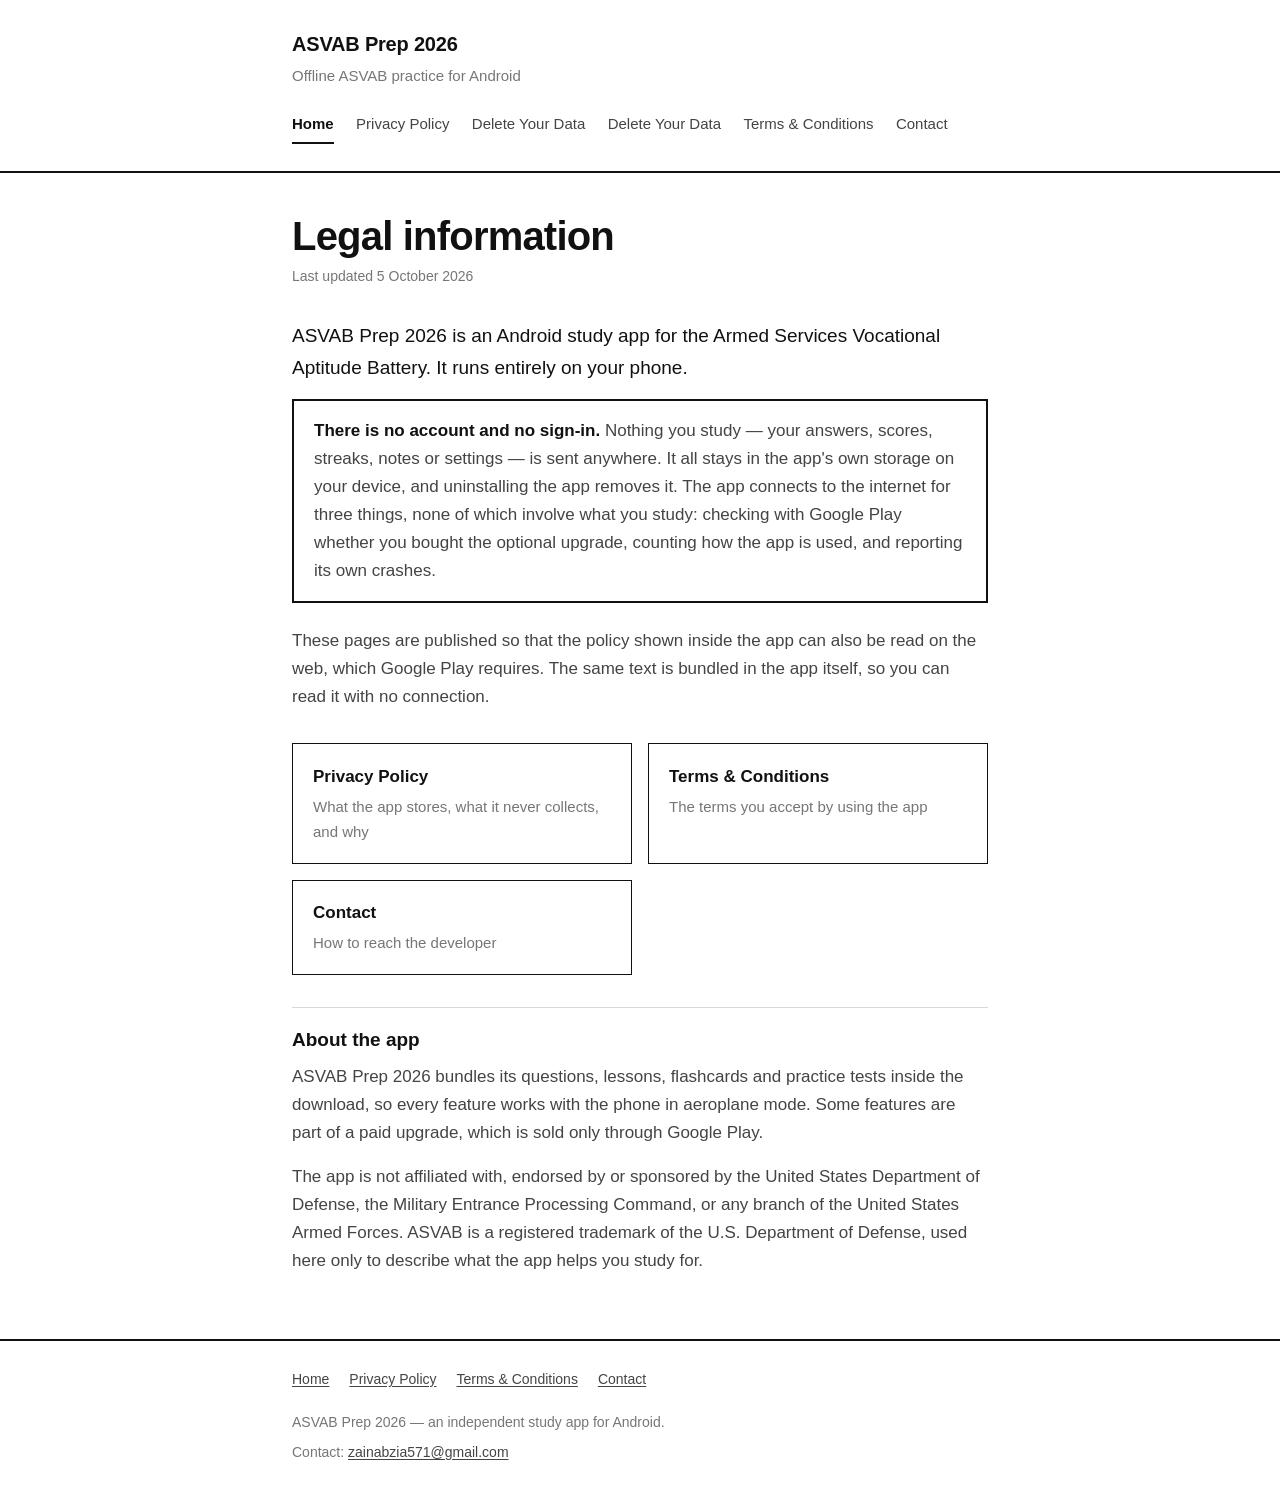
<file: index.html>
<!DOCTYPE html>
<html lang="en">
  <head>
    <meta charset="utf-8" />
    <meta name="viewport" content="width=device-width, initial-scale=1" />
    <title>ASVAB Prep 2026 — Legal</title>
    <meta
      name="description"
      content="Privacy policy, terms and contact details for the ASVAB Prep 2026 Android app."
    />
    <link rel="stylesheet" href="style.css" />
  </head>
  <body>
    <header class="masthead">
      <div class="wrap">
        <a class="wordmark" href="index.html">ASVAB Prep 2026</a>
        <p class="tagline">Offline ASVAB practice for Android</p>
        <nav aria-label="Pages">
          <ul>
            <li><a href="index.html" aria-current="page">Home</a></li>
            <li><a href="privacy.html">Privacy Policy</a></li>
            <li><a href="delete-data.html">Delete Your Data</a></li>
            <li><a href="delete-data.html">Delete Your Data</a></li>
            <li><a href="terms.html">Terms &amp; Conditions</a></li>
            <li><a href="contact.html">Contact</a></li>
          </ul>
        </nav>
      </div>
    </header>

    <main>
      <div class="wrap">
        <h1>Legal information</h1>
        <p class="updated">Last updated 5 October 2026</p>

        <p class="lead">
          ASVAB Prep 2026 is an Android study app for the Armed Services
          Vocational Aptitude Battery. It runs entirely on your phone.
        </p>

        <div class="callout">
          <p>
            <strong>There is no account and no sign-in.</strong> Nothing you
            study — your answers, scores, streaks, notes or settings — is sent
            anywhere. It all stays in the app's own storage on your device, and
            uninstalling the app removes it. The app connects to the internet
            for three things, none of which involve what you study: checking
            with Google Play whether you bought the optional upgrade, counting
            how the app is used, and reporting its own crashes.
          </p>
        </div>

        <p>
          These pages are published so that the policy shown inside the app can
          also be read on the web, which Google Play requires. The same text is
          bundled in the app itself, so you can read it with no connection.
        </p>

        <ul class="cards">
          <li>
            <a href="privacy.html">
              <strong>Privacy Policy</strong>
              <span>What the app stores, what it never collects, and why</span>
            </a>
          </li>
          <li>
            <a href="terms.html">
              <strong>Terms &amp; Conditions</strong>
              <span>The terms you accept by using the app</span>
            </a>
          </li>
          <li>
            <a href="contact.html">
              <strong>Contact</strong>
              <span>How to reach the developer</span>
            </a>
          </li>
        </ul>

        <h2>About the app</h2>
        <p>
          ASVAB Prep 2026 bundles its questions, lessons, flashcards and
          practice tests inside the download, so every feature works with the
          phone in aeroplane mode. Some features are part of a paid upgrade,
          which is sold only through Google Play.
        </p>
        <p>
          The app is not affiliated with, endorsed by or sponsored by the United
          States Department of Defense, the Military Entrance Processing
          Command, or any branch of the United States Armed Forces. ASVAB is a
          registered trademark of the U.S. Department of Defense, used here only
          to describe what the app helps you study for.
        </p>
      </div>
    </main>

    <footer>
      <div class="wrap">
        <ul>
          <li><a href="index.html">Home</a></li>
          <li><a href="privacy.html">Privacy Policy</a></li>
          <li><a href="terms.html">Terms &amp; Conditions</a></li>
          <li><a href="contact.html">Contact</a></li>
        </ul>
        <p>ASVAB Prep 2026 — an independent study app for Android.</p>
        <p>
          Contact:
          <a href="mailto:zainabzia571@gmail.com">zainabzia571@gmail.com</a>
        </p>
      </div>
    </footer>
  </body>
</html>
</file>
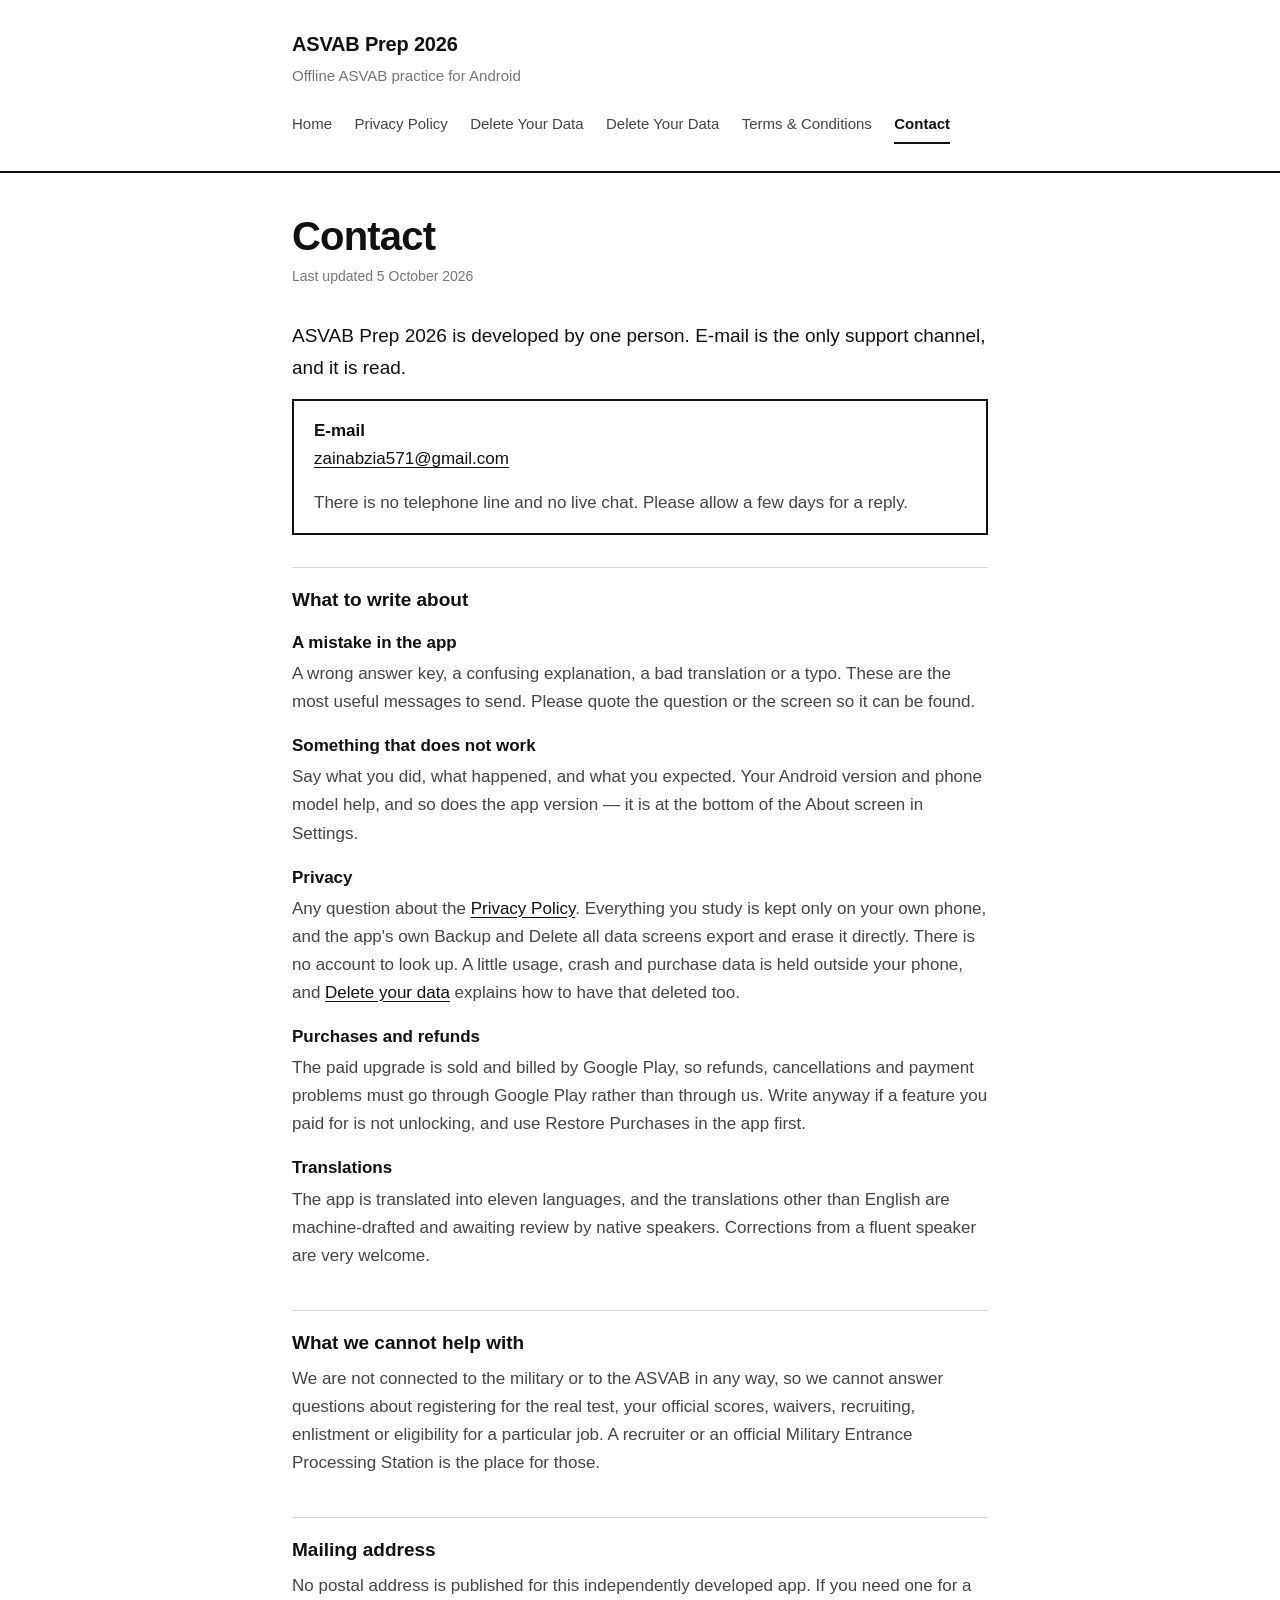
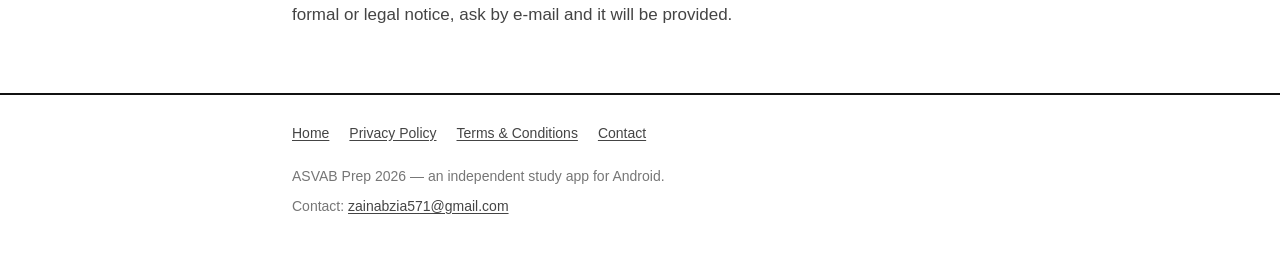
<file: contact.html>
<!DOCTYPE html>
<html lang="en">
  <head>
    <meta charset="utf-8" />
    <meta name="viewport" content="width=device-width, initial-scale=1" />
    <title>Contact — ASVAB Prep 2026</title>
    <meta
      name="description"
      content="How to contact the developer of the ASVAB Prep 2026 Android app."
    />
    <link rel="stylesheet" href="style.css" />
  </head>
  <body>
    <header class="masthead">
      <div class="wrap">
        <a class="wordmark" href="index.html">ASVAB Prep 2026</a>
        <p class="tagline">Offline ASVAB practice for Android</p>
        <nav aria-label="Pages">
          <ul>
            <li><a href="index.html">Home</a></li>
            <li><a href="privacy.html">Privacy Policy</a></li>
            <li><a href="delete-data.html">Delete Your Data</a></li>
            <li><a href="delete-data.html">Delete Your Data</a></li>
            <li><a href="terms.html">Terms &amp; Conditions</a></li>
            <li><a href="contact.html" aria-current="page">Contact</a></li>
          </ul>
        </nav>
      </div>
    </header>

    <main>
      <div class="wrap">
        <h1>Contact</h1>
        <p class="updated">Last updated 5 October 2026</p>

        <p class="lead">
          ASVAB Prep 2026 is developed by one person. E-mail is the only support
          channel, and it is read.
        </p>

        <div class="callout">
          <p>
            <strong>E-mail</strong><br />
            <a href="mailto:zainabzia571@gmail.com">zainabzia571@gmail.com</a>
          </p>
          <p>
            There is no telephone line and no live chat. Please allow a few days
            for a reply.
          </p>
        </div>

        <h2>What to write about</h2>
        <dl>
          <dt>A mistake in the app</dt>
          <dd>
            A wrong answer key, a confusing explanation, a bad translation or a
            typo. These are the most useful messages to send. Please quote the
            question or the screen so it can be found.
          </dd>
          <dt>Something that does not work</dt>
          <dd>
            Say what you did, what happened, and what you expected. Your Android
            version and phone model help, and so does the app version — it is at
            the bottom of the About screen in Settings.
          </dd>
          <dt>Privacy</dt>
          <dd>
            Any question about the <a href="privacy.html">Privacy Policy</a>.
            Everything you study is kept only on your own phone, and the app's
            own Backup and Delete all data screens export and erase it directly.
            There is no account to look up. A little usage, crash and purchase
            data is held outside your phone, and
            <a href="delete-data.html">Delete your data</a> explains how to have
            that deleted too.
          </dd>
          <dt>Purchases and refunds</dt>
          <dd>
            The paid upgrade is sold and billed by Google Play, so refunds,
            cancellations and payment problems must go through Google Play
            rather than through us. Write anyway if a feature you paid for is
            not unlocking, and use Restore Purchases in the app first.
          </dd>
          <dt>Translations</dt>
          <dd>
            The app is translated into eleven languages, and the translations
            other than English are machine-drafted and awaiting review by native
            speakers. Corrections from a fluent speaker are very welcome.
          </dd>
        </dl>

        <h2>What we cannot help with</h2>
        <p>
          We are not connected to the military or to the ASVAB in any way, so we
          cannot answer questions about registering for the real test, your
          official scores, waivers, recruiting, enlistment or eligibility for a
          particular job. A recruiter or an official Military Entrance
          Processing Station is the place for those.
        </p>

        <h2>Mailing address</h2>
        <p>
          No postal address is published for this independently developed app.
          If you need one for a formal or legal notice, ask by e-mail and it
          will be provided.
        </p>
      </div>
    </main>

    <footer>
      <div class="wrap">
        <ul>
          <li><a href="index.html">Home</a></li>
          <li><a href="privacy.html">Privacy Policy</a></li>
          <li><a href="terms.html">Terms &amp; Conditions</a></li>
          <li><a href="contact.html">Contact</a></li>
        </ul>
        <p>ASVAB Prep 2026 — an independent study app for Android.</p>
        <p>
          Contact:
          <a href="mailto:zainabzia571@gmail.com">zainabzia571@gmail.com</a>
        </p>
      </div>
    </footer>
  </body>
</html>
</file>
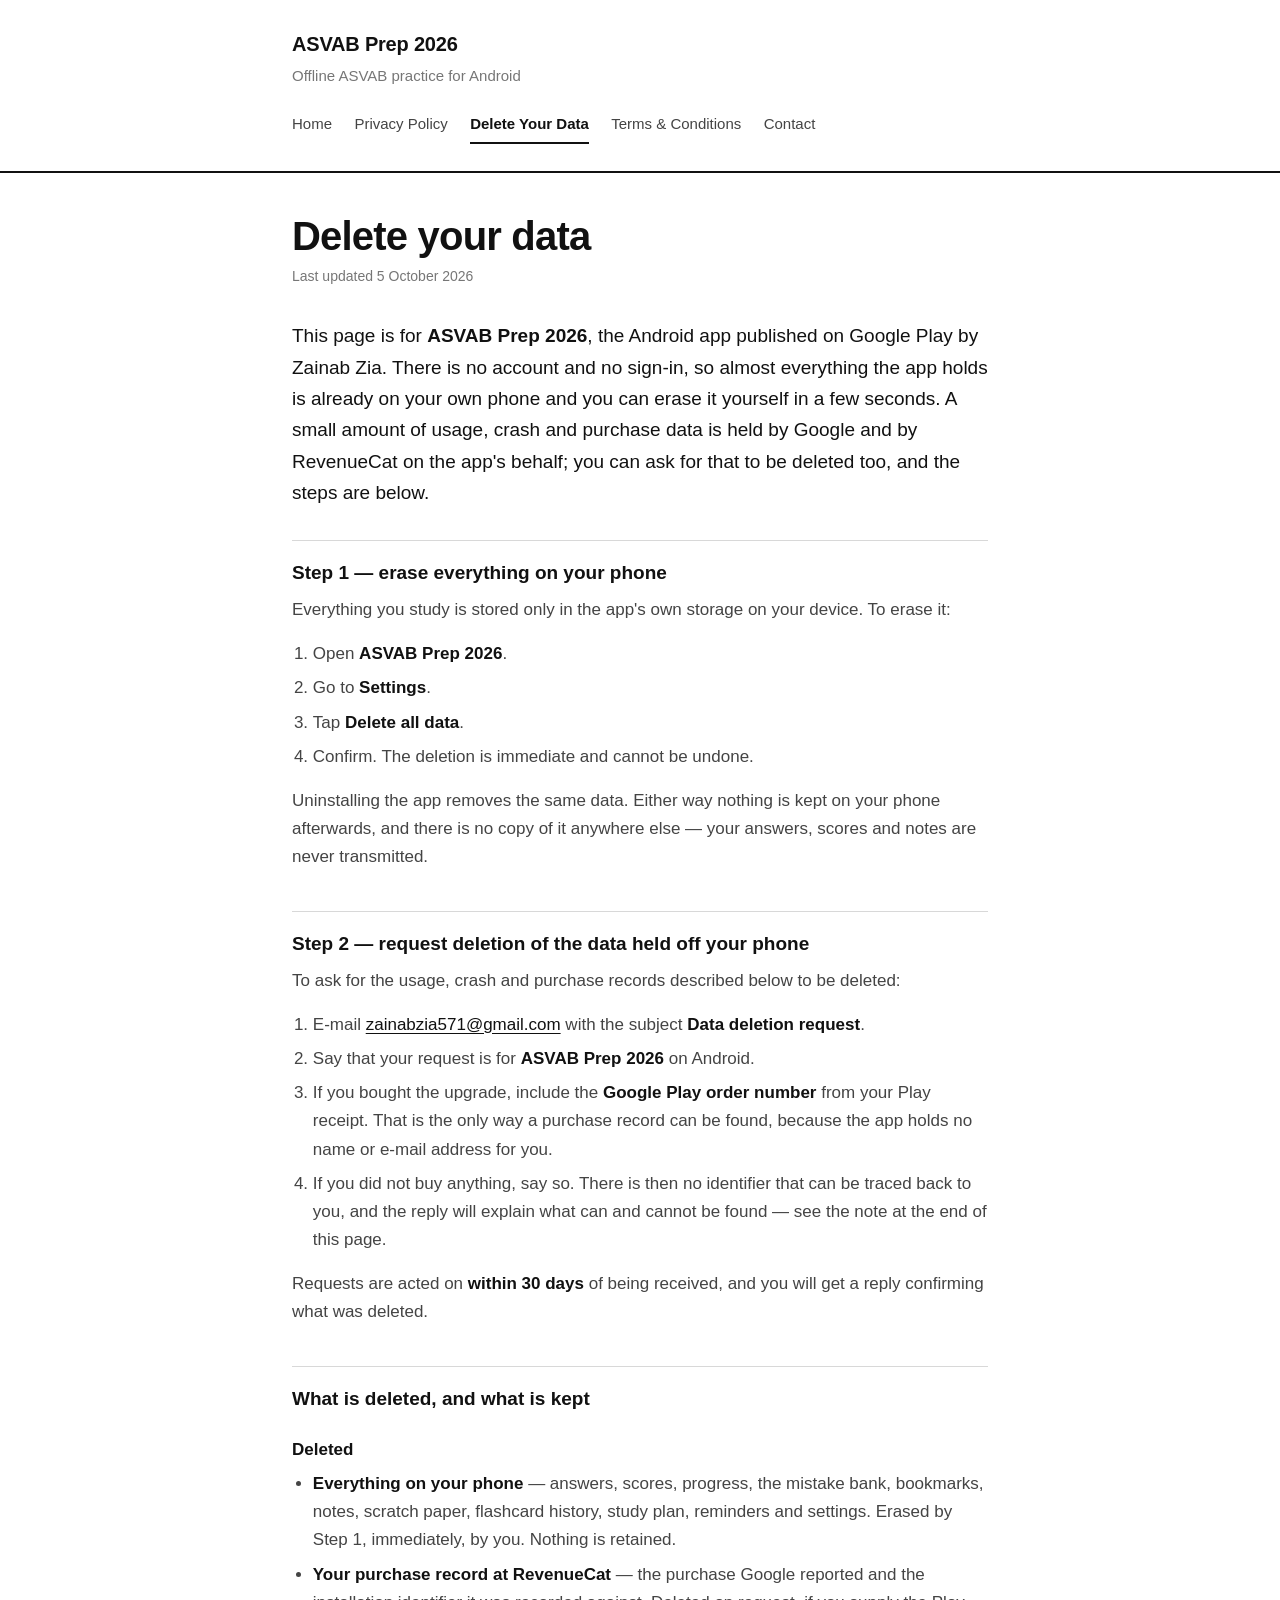
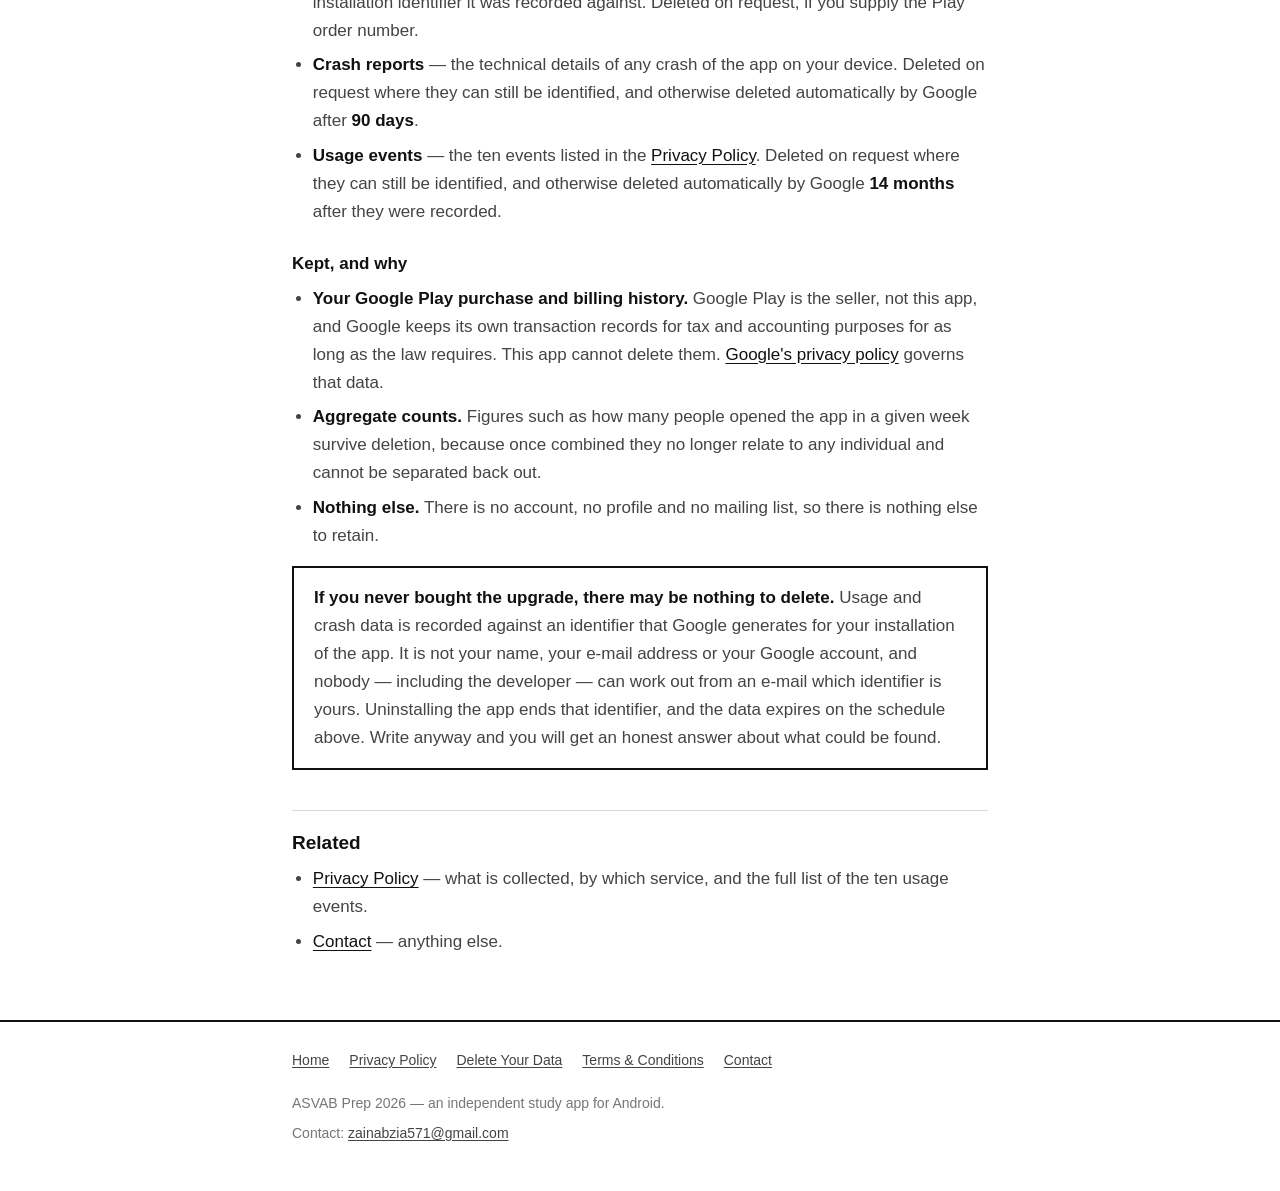
<file: delete-data.html>
<!DOCTYPE html>
<html lang="en">
  <head>
    <meta charset="utf-8" />
    <meta name="viewport" content="width=device-width, initial-scale=1" />
    <title>Delete your data — ASVAB Prep 2026</title>
    <meta
      name="description"
      content="How to delete your data from the ASVAB Prep 2026 Android app, and how to request deletion of the little that is held outside your phone."
    />
    <link rel="stylesheet" href="style.css" />
  </head>
  <body>
    <header class="masthead">
      <div class="wrap">
        <a class="wordmark" href="index.html">ASVAB Prep 2026</a>
        <p class="tagline">Offline ASVAB practice for Android</p>
        <nav aria-label="Pages">
          <ul>
            <li><a href="index.html">Home</a></li>
            <li><a href="privacy.html">Privacy Policy</a></li>
            <li>
              <a href="delete-data.html" aria-current="page"
                >Delete Your Data</a
              >
            </li>
            <li><a href="terms.html">Terms &amp; Conditions</a></li>
            <li><a href="contact.html">Contact</a></li>
          </ul>
        </nav>
      </div>
    </header>

    <main>
      <div class="wrap">
        <h1>Delete your data</h1>
        <p class="updated">Last updated 5 October 2026</p>

        <p class="lead">
          This page is for <strong>ASVAB Prep 2026</strong>, the Android app
          published on Google Play by Zainab Zia. There is no account and no
          sign-in, so almost everything the app holds is already on your own
          phone and you can erase it yourself in a few seconds. A small amount
          of usage, crash and purchase data is held by Google and by RevenueCat
          on the app's behalf; you can ask for that to be deleted too, and the
          steps are below.
        </p>

        <h2>Step 1 — erase everything on your phone</h2>
        <p>
          Everything you study is stored only in the app's own storage on your
          device. To erase it:
        </p>
        <ol>
          <li>Open <strong>ASVAB Prep 2026</strong>.</li>
          <li>Go to <strong>Settings</strong>.</li>
          <li>Tap <strong>Delete all data</strong>.</li>
          <li>Confirm. The deletion is immediate and cannot be undone.</li>
        </ol>
        <p>
          Uninstalling the app removes the same data. Either way nothing is kept
          on your phone afterwards, and there is no copy of it anywhere else —
          your answers, scores and notes are never transmitted.
        </p>

        <h2>Step 2 — request deletion of the data held off your phone</h2>
        <p>
          To ask for the usage, crash and purchase records described below to be
          deleted:
        </p>
        <ol>
          <li>
            E-mail
            <a
              href="mailto:zainabzia571@gmail.com?subject=Data%20deletion%20request%20%E2%80%94%20ASVAB%20Prep%202026"
              >zainabzia571@gmail.com</a
            >
            with the subject <strong>Data deletion request</strong>.
          </li>
          <li>
            Say that your request is for <strong>ASVAB Prep 2026</strong> on
            Android.
          </li>
          <li>
            If you bought the upgrade, include the
            <strong>Google Play order number</strong> from your Play receipt.
            That is the only way a purchase record can be found, because the app
            holds no name or e-mail address for you.
          </li>
          <li>
            If you did not buy anything, say so. There is then no identifier
            that can be traced back to you, and the reply will explain what can
            and cannot be found — see the note at the end of this page.
          </li>
        </ol>
        <p>
          Requests are acted on <strong>within 30 days</strong> of being
          received, and you will get a reply confirming what was deleted.
        </p>

        <h2>What is deleted, and what is kept</h2>

        <h3>Deleted</h3>
        <ul>
          <li>
            <strong>Everything on your phone</strong> — answers, scores,
            progress, the mistake bank, bookmarks, notes, scratch paper,
            flashcard history, study plan, reminders and settings. Erased by
            Step 1, immediately, by you. Nothing is retained.
          </li>
          <li>
            <strong>Your purchase record at RevenueCat</strong> — the purchase
            Google reported and the installation identifier it was recorded
            against. Deleted on request, if you supply the Play order number.
          </li>
          <li>
            <strong>Crash reports</strong> — the technical details of any crash
            of the app on your device. Deleted on request where they can still
            be identified, and otherwise deleted automatically by Google after
            <strong>90 days</strong>.
          </li>
          <li>
            <strong>Usage events</strong> — the ten events listed in the
            <a href="privacy.html">Privacy Policy</a>. Deleted on request where
            they can still be identified, and otherwise deleted automatically by
            Google <strong>14 months</strong> after they were recorded.
          </li>
        </ul>

        <h3>Kept, and why</h3>
        <ul>
          <li>
            <strong>Your Google Play purchase and billing history.</strong>
            Google Play is the seller, not this app, and Google keeps its own
            transaction records for tax and accounting purposes for as long as
            the law requires. This app cannot delete them.
            <a href="https://policies.google.com/privacy"
              >Google's privacy policy</a
            >
            governs that data.
          </li>
          <li>
            <strong>Aggregate counts.</strong> Figures such as how many people
            opened the app in a given week survive deletion, because once
            combined they no longer relate to any individual and cannot be
            separated back out.
          </li>
          <li>
            <strong>Nothing else.</strong> There is no account, no profile and
            no mailing list, so there is nothing else to retain.
          </li>
        </ul>

        <div class="callout">
          <p>
            <strong
              >If you never bought the upgrade, there may be nothing to
              delete.</strong
            >
            Usage and crash data is recorded against an identifier that Google
            generates for your installation of the app. It is not your name,
            your e-mail address or your Google account, and nobody — including
            the developer — can work out from an e-mail which identifier is
            yours. Uninstalling the app ends that identifier, and the data
            expires on the schedule above. Write anyway and you will get an
            honest answer about what could be found.
          </p>
        </div>

        <h2>Related</h2>
        <ul>
          <li>
            <a href="privacy.html">Privacy Policy</a> — what is collected, by
            which service, and the full list of the ten usage events.
          </li>
          <li><a href="contact.html">Contact</a> — anything else.</li>
        </ul>
      </div>
    </main>

    <footer>
      <div class="wrap">
        <ul>
          <li><a href="index.html">Home</a></li>
          <li><a href="privacy.html">Privacy Policy</a></li>
          <li><a href="delete-data.html">Delete Your Data</a></li>
          <li><a href="terms.html">Terms &amp; Conditions</a></li>
          <li><a href="contact.html">Contact</a></li>
        </ul>
        <p>ASVAB Prep 2026 — an independent study app for Android.</p>
        <p>
          Contact:
          <a href="mailto:zainabzia571@gmail.com">zainabzia571@gmail.com</a>
        </p>
      </div>
    </footer>
  </body>
</html>
</file>
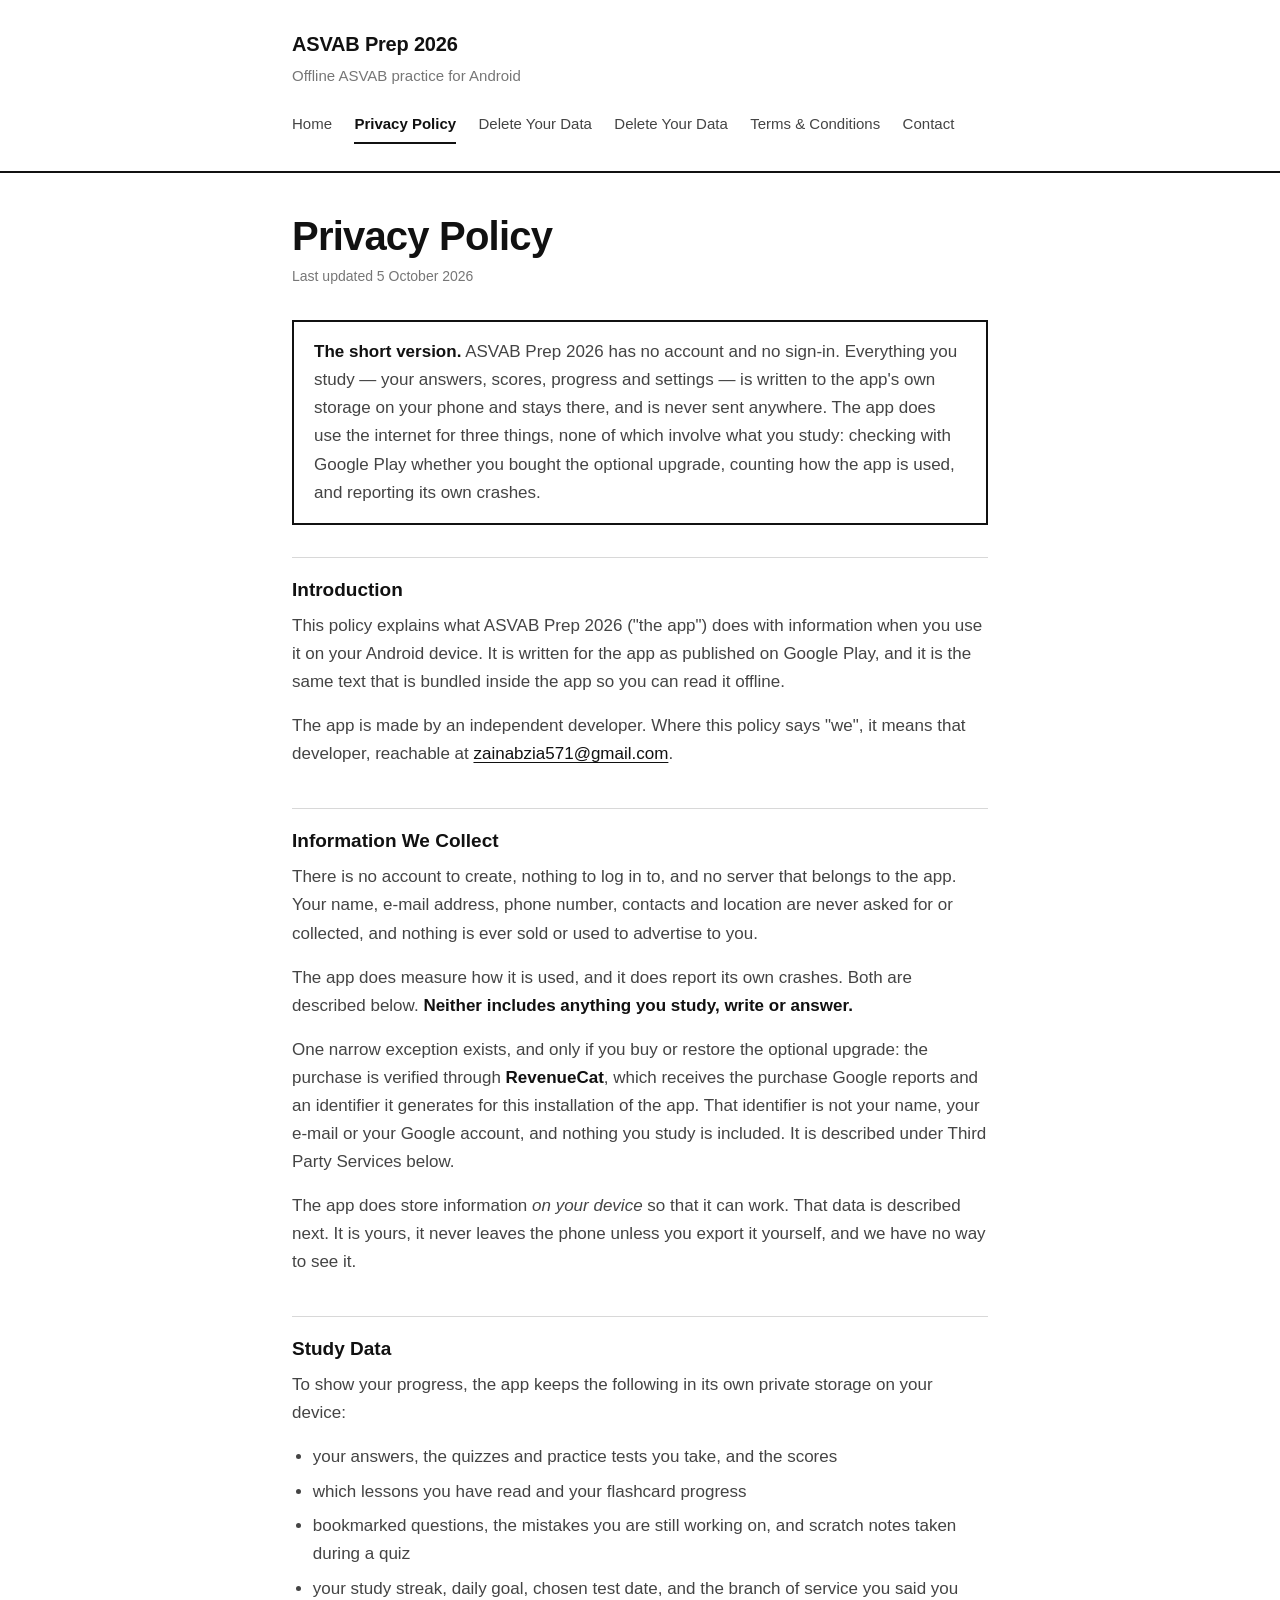
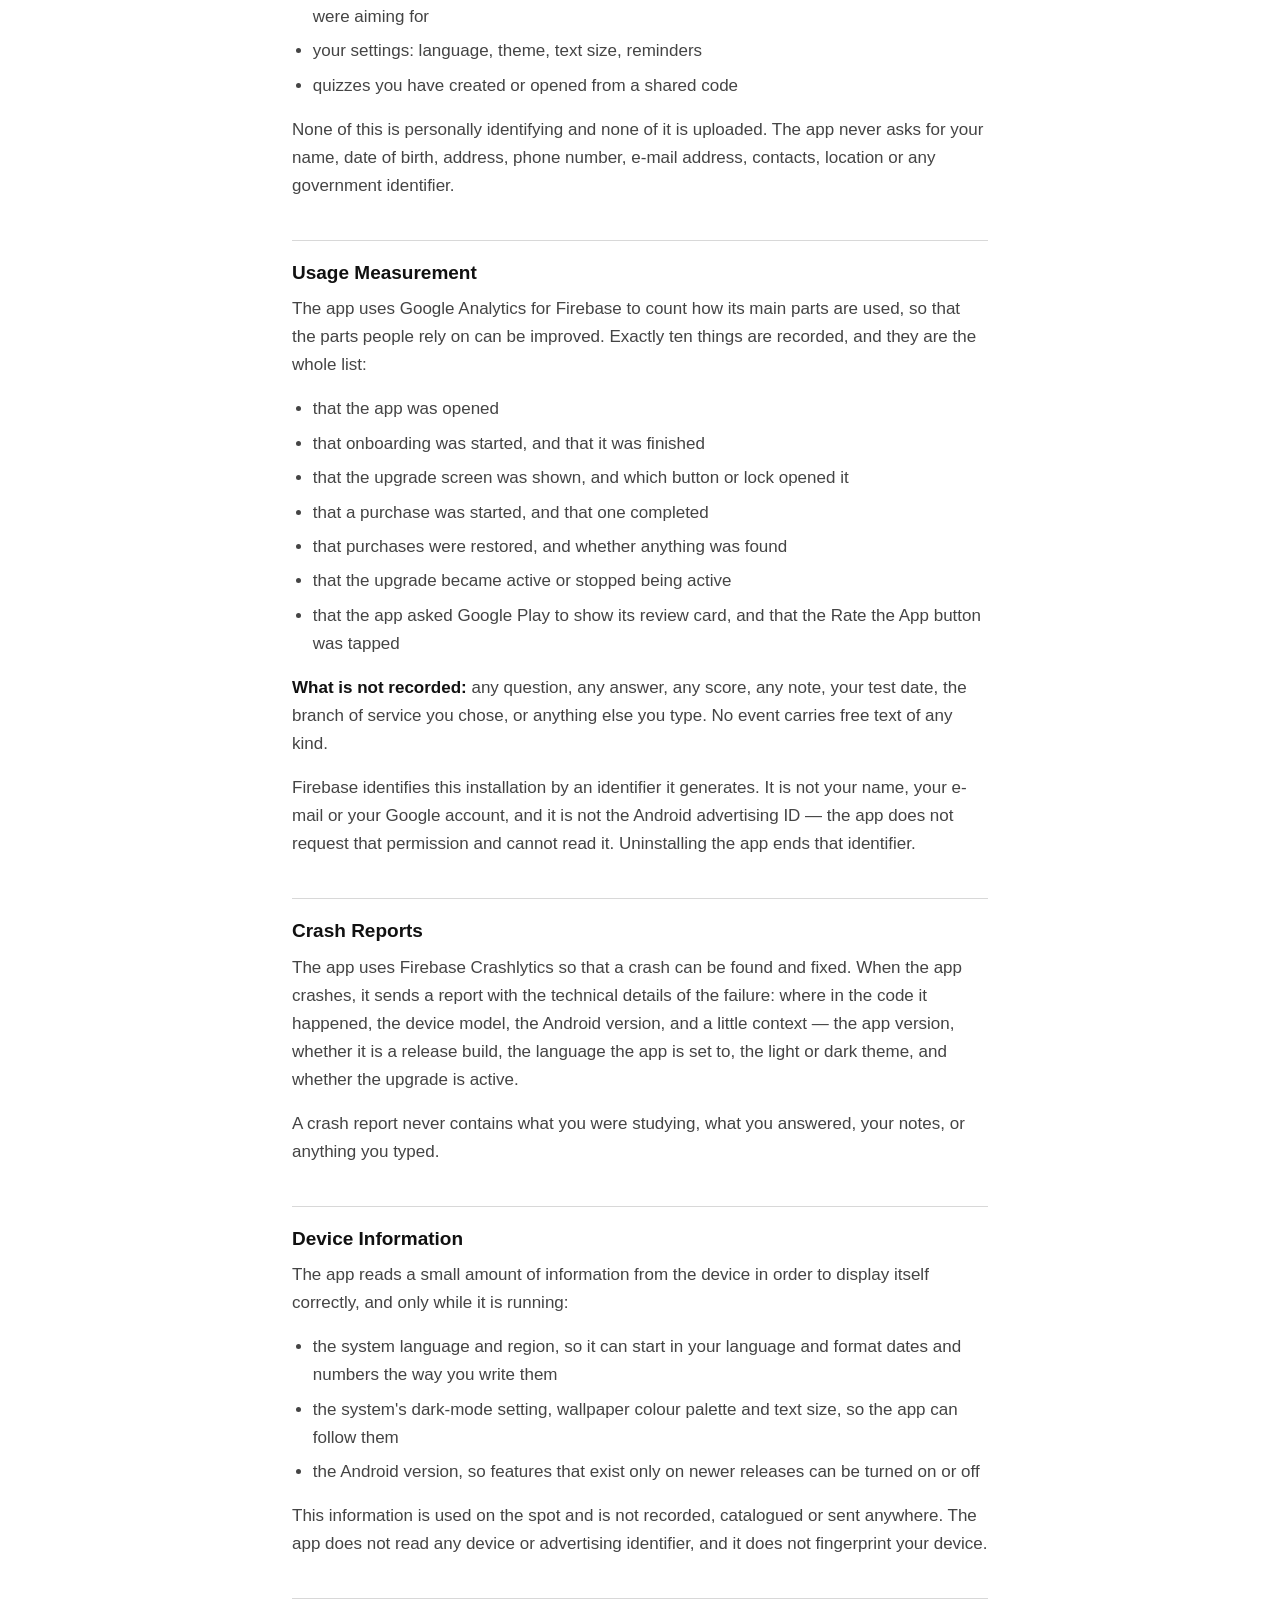
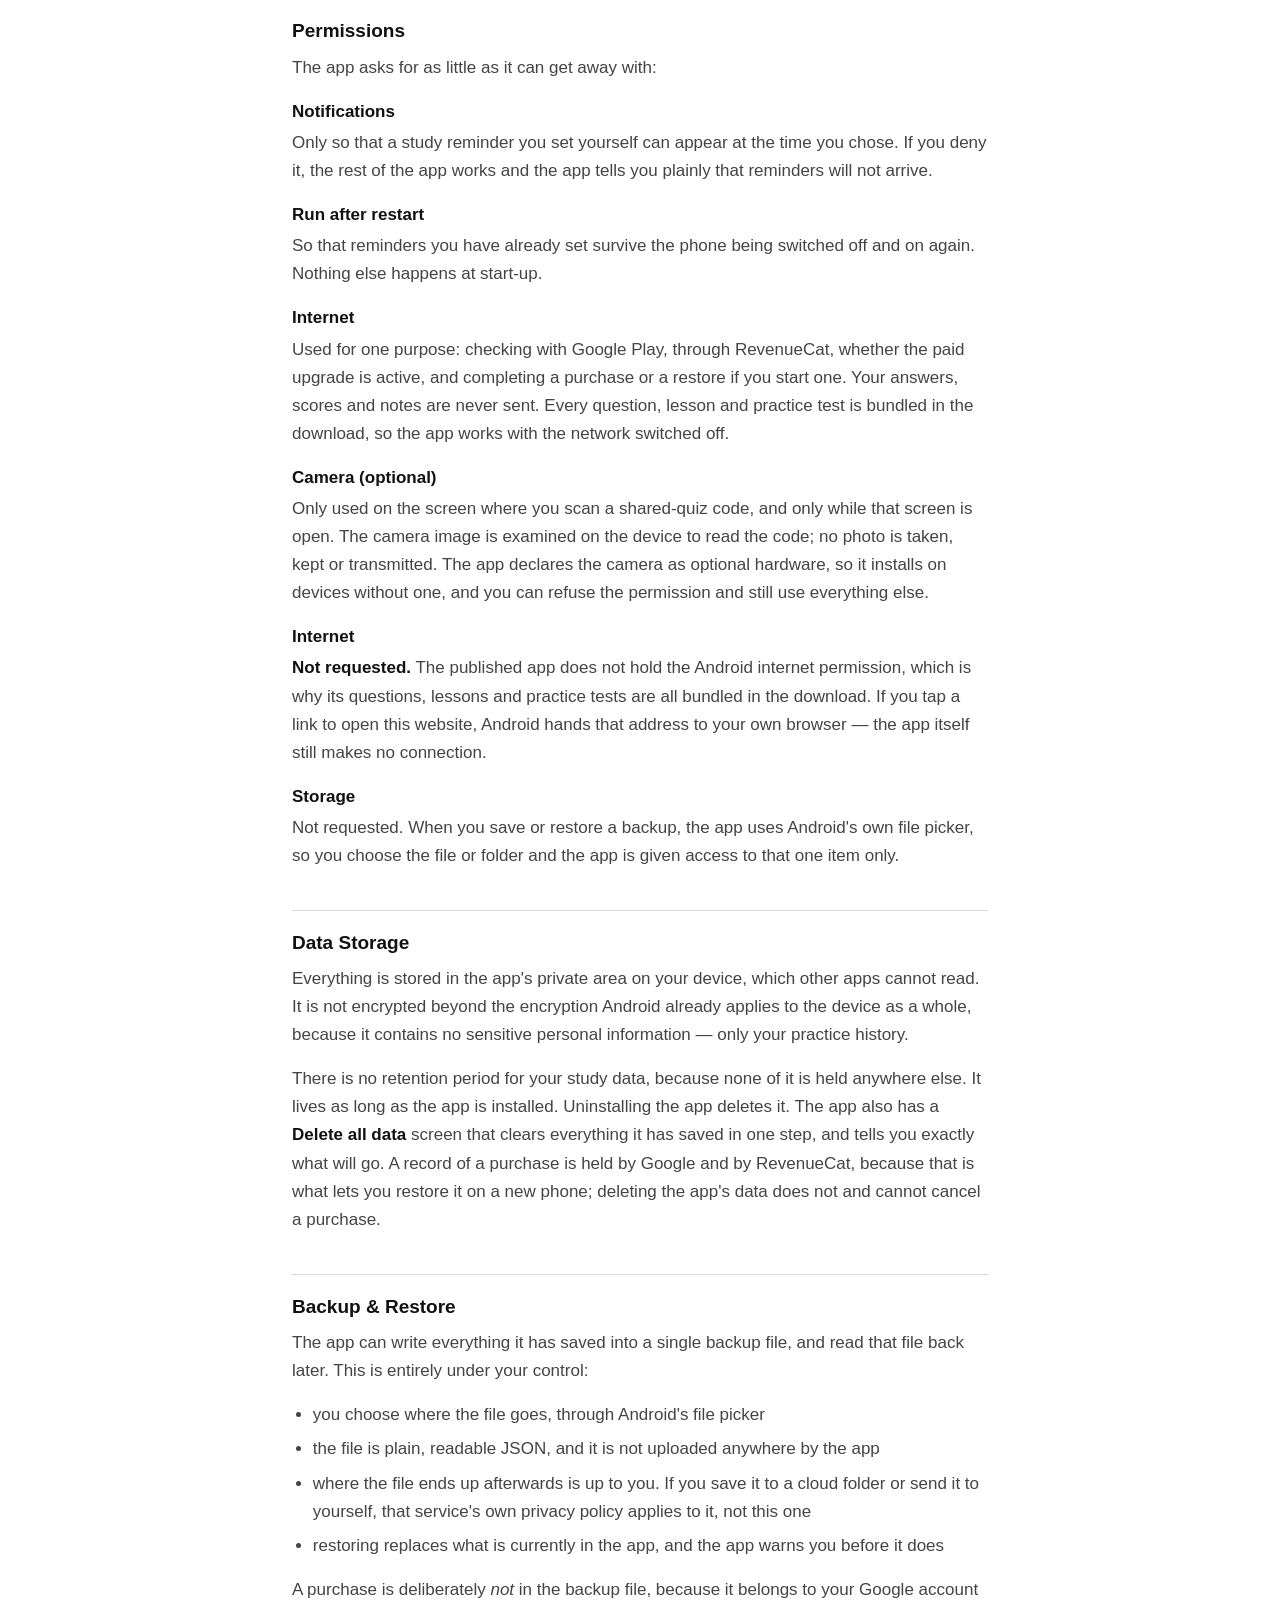
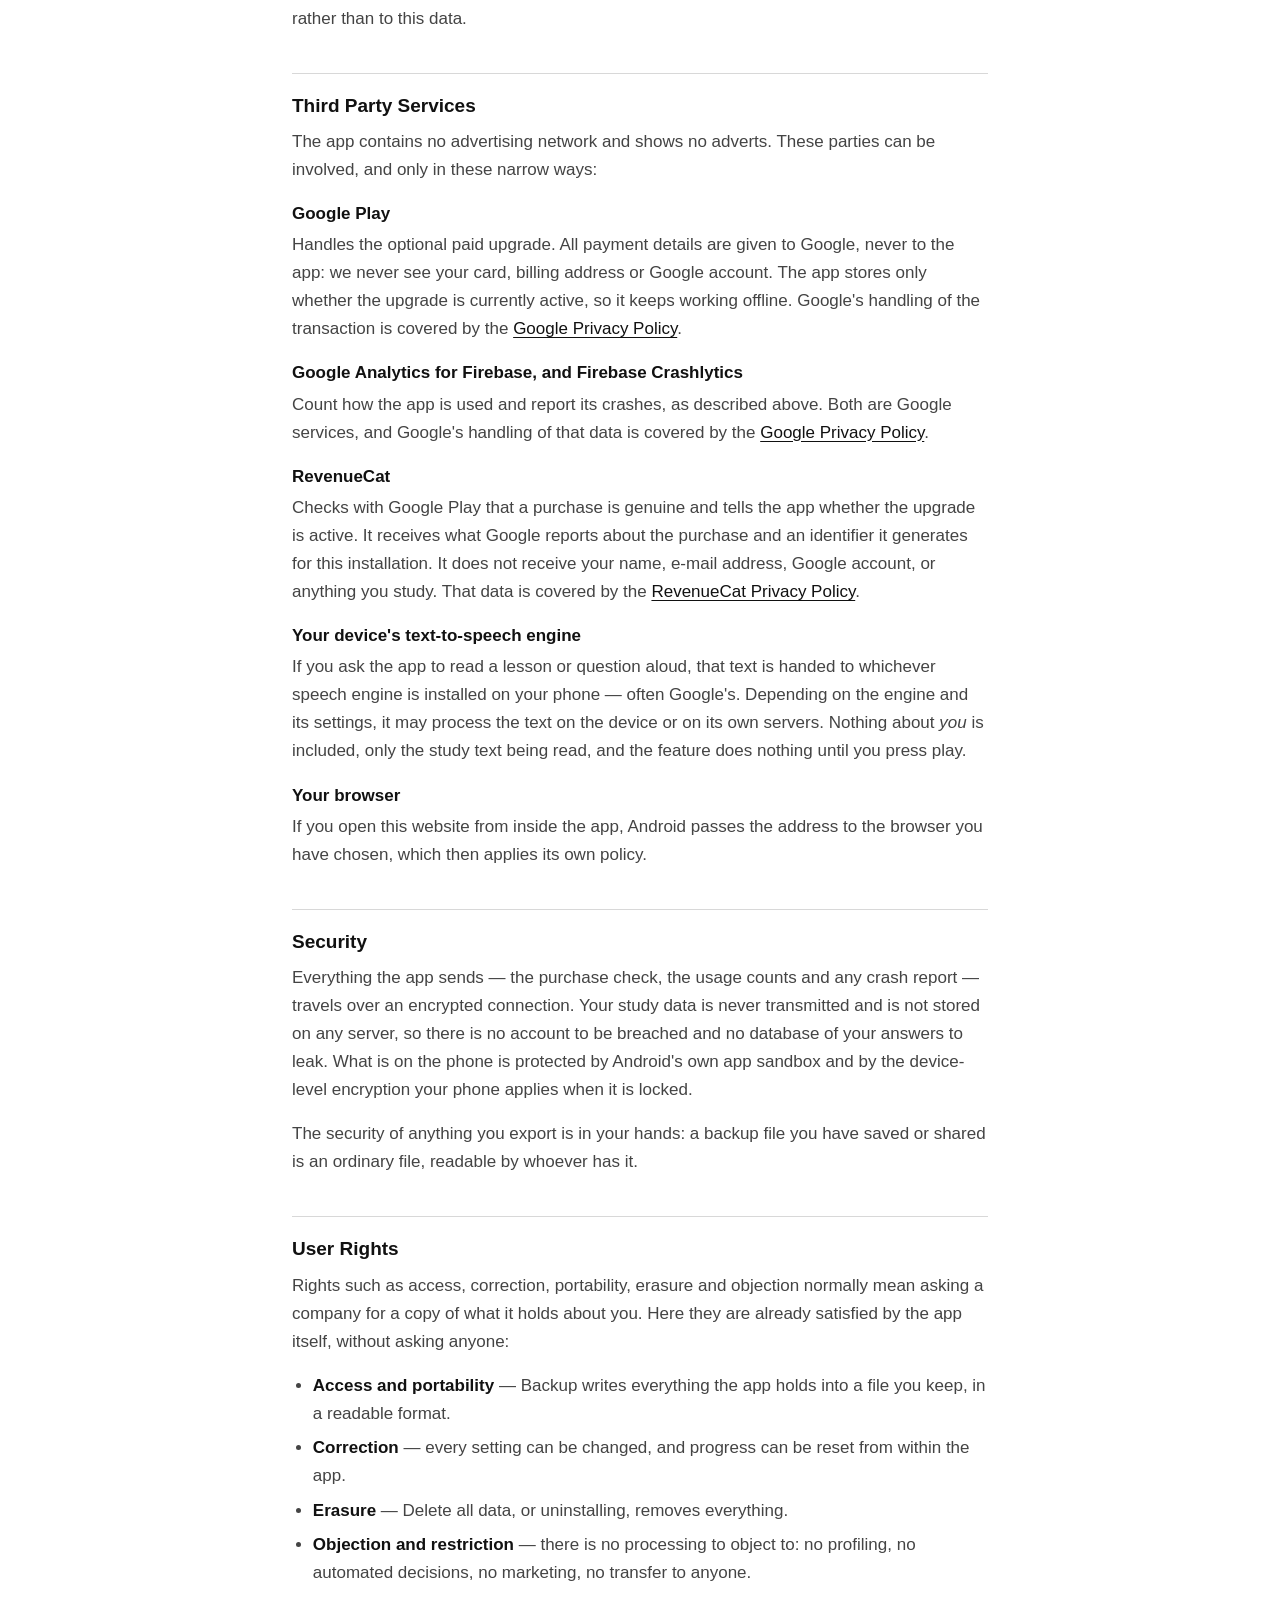
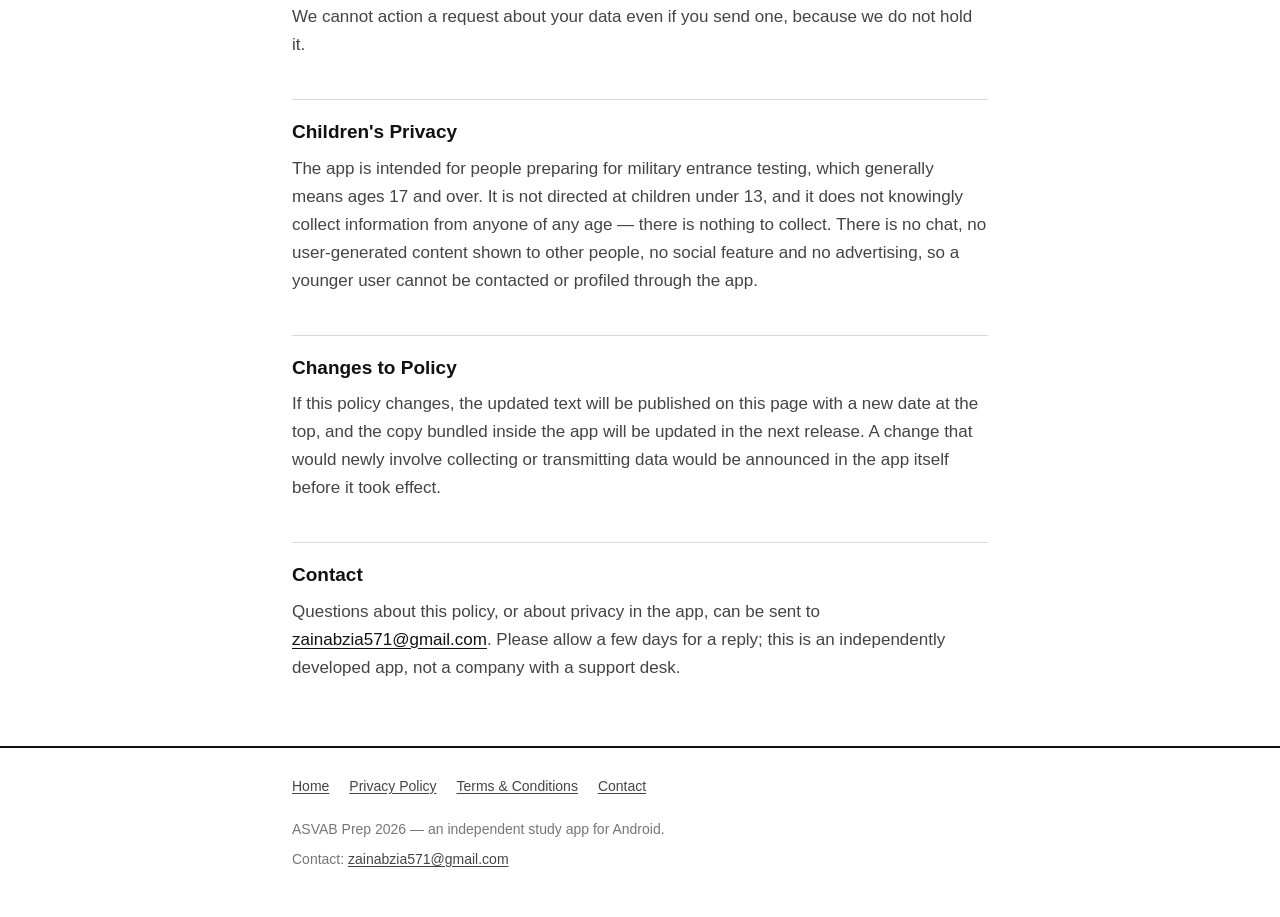
<file: privacy.html>
<!DOCTYPE html>
<html lang="en">
  <head>
    <meta charset="utf-8" />
    <meta name="viewport" content="width=device-width, initial-scale=1" />
    <title>Privacy Policy — ASVAB Prep 2026</title>
    <meta
      name="description"
      content="How the ASVAB Prep 2026 Android app handles your data: your study data stays on your device, with no account and no tracking."
    />
    <link rel="stylesheet" href="style.css" />
  </head>
  <body>
    <header class="masthead">
      <div class="wrap">
        <a class="wordmark" href="index.html">ASVAB Prep 2026</a>
        <p class="tagline">Offline ASVAB practice for Android</p>
        <nav aria-label="Pages">
          <ul>
            <li><a href="index.html">Home</a></li>
            <li>
              <a href="privacy.html" aria-current="page">Privacy Policy</a>
            </li>
            <li><a href="delete-data.html">Delete Your Data</a></li>
            <li><a href="delete-data.html">Delete Your Data</a></li>
            <li><a href="terms.html">Terms &amp; Conditions</a></li>
            <li><a href="contact.html">Contact</a></li>
          </ul>
        </nav>
      </div>
    </header>

    <main>
      <div class="wrap">
        <h1>Privacy Policy</h1>
        <p class="updated">Last updated 5 October 2026</p>

        <div class="callout">
          <p>
            <strong>The short version.</strong> ASVAB Prep 2026 has no account
            and no sign-in. Everything you study — your answers, scores,
            progress and settings — is written to the app's own storage on your
            phone and stays there, and is never sent anywhere. The app does use
            the internet for three things, none of which involve what you study:
            checking with Google Play whether you bought the optional upgrade,
            counting how the app is used, and reporting its own crashes.
          </p>
        </div>

        <h2>Introduction</h2>
        <p>
          This policy explains what ASVAB Prep 2026 ("the app") does with
          information when you use it on your Android device. It is written for
          the app as published on Google Play, and it is the same text that is
          bundled inside the app so you can read it offline.
        </p>
        <p>
          The app is made by an independent developer. Where this policy says
          "we", it means that developer, reachable at
          <a href="mailto:zainabzia571@gmail.com">zainabzia571@gmail.com</a>.
        </p>

        <h2>Information We Collect</h2>
        <p>
          There is no account to create, nothing to log in to, and no server
          that belongs to the app. Your name, e-mail address, phone number,
          contacts and location are never asked for or collected, and nothing is
          ever sold or used to advertise to you.
        </p>
        <p>
          The app does measure how it is used, and it does report its own
          crashes. Both are described below.
          <strong>Neither includes anything you study, write or answer.</strong>
        </p>
        <p>
          One narrow exception exists, and only if you buy or restore the
          optional upgrade: the purchase is verified through
          <strong>RevenueCat</strong>, which receives the purchase Google
          reports and an identifier it generates for this installation of the
          app. That identifier is not your name, your e-mail or your Google
          account, and nothing you study is included. It is described under
          Third Party Services below.
        </p>
        <p>
          The app does store information <em>on your device</em> so that it can
          work. That data is described next. It is yours, it never leaves the
          phone unless you export it yourself, and we have no way to see it.
        </p>

        <h2>Study Data</h2>
        <p>
          To show your progress, the app keeps the following in its own private
          storage on your device:
        </p>
        <ul>
          <li>
            your answers, the quizzes and practice tests you take, and the
            scores
          </li>
          <li>which lessons you have read and your flashcard progress</li>
          <li>
            bookmarked questions, the mistakes you are still working on, and
            scratch notes taken during a quiz
          </li>
          <li>
            your study streak, daily goal, chosen test date, and the branch of
            service you said you were aiming for
          </li>
          <li>your settings: language, theme, text size, reminders</li>
          <li>quizzes you have created or opened from a shared code</li>
        </ul>
        <p>
          None of this is personally identifying and none of it is uploaded. The
          app never asks for your name, date of birth, address, phone number,
          e-mail address, contacts, location or any government identifier.
        </p>

        <h2>Usage Measurement</h2>
        <p>
          The app uses Google Analytics for Firebase to count how its main parts
          are used, so that the parts people rely on can be improved. Exactly
          ten things are recorded, and they are the whole list:
        </p>
        <ul>
          <li>that the app was opened</li>
          <li>that onboarding was started, and that it was finished</li>
          <li>
            that the upgrade screen was shown, and which button or lock opened
            it
          </li>
          <li>that a purchase was started, and that one completed</li>
          <li>that purchases were restored, and whether anything was found</li>
          <li>that the upgrade became active or stopped being active</li>
          <li>
            that the app asked Google Play to show its review card, and that the
            Rate the App button was tapped
          </li>
        </ul>
        <p>
          <strong>What is not recorded:</strong> any question, any answer, any
          score, any note, your test date, the branch of service you chose, or
          anything else you type. No event carries free text of any kind.
        </p>
        <p>
          Firebase identifies this installation by an identifier it generates.
          It is not your name, your e-mail or your Google account, and it is not
          the Android advertising ID — the app does not request that permission
          and cannot read it. Uninstalling the app ends that identifier.
        </p>

        <h2>Crash Reports</h2>
        <p>
          The app uses Firebase Crashlytics so that a crash can be found and
          fixed. When the app crashes, it sends a report with the technical
          details of the failure: where in the code it happened, the device
          model, the Android version, and a little context — the app version,
          whether it is a release build, the language the app is set to, the
          light or dark theme, and whether the upgrade is active.
        </p>
        <p>
          A crash report never contains what you were studying, what you
          answered, your notes, or anything you typed.
        </p>

        <h2>Device Information</h2>
        <p>
          The app reads a small amount of information from the device in order
          to display itself correctly, and only while it is running:
        </p>
        <ul>
          <li>
            the system language and region, so it can start in your language and
            format dates and numbers the way you write them
          </li>
          <li>
            the system's dark-mode setting, wallpaper colour palette and text
            size, so the app can follow them
          </li>
          <li>
            the Android version, so features that exist only on newer releases
            can be turned on or off
          </li>
        </ul>
        <p>
          This information is used on the spot and is not recorded, catalogued
          or sent anywhere. The app does not read any device or advertising
          identifier, and it does not fingerprint your device.
        </p>

        <h2>Permissions</h2>
        <p>The app asks for as little as it can get away with:</p>
        <dl>
          <dt>Notifications</dt>
          <dd>
            Only so that a study reminder you set yourself can appear at the
            time you chose. If you deny it, the rest of the app works and the
            app tells you plainly that reminders will not arrive.
          </dd>
          <dt>Run after restart</dt>
          <dd>
            So that reminders you have already set survive the phone being
            switched off and on again. Nothing else happens at start-up.
          </dd>
          <dt>Internet</dt>
          <dd>
            Used for one purpose: checking with Google Play, through RevenueCat,
            whether the paid upgrade is active, and completing a purchase or a
            restore if you start one. Your answers, scores and notes are never
            sent. Every question, lesson and practice test is bundled in the
            download, so the app works with the network switched off.
          </dd>
          <dt>Camera (optional)</dt>
          <dd>
            Only used on the screen where you scan a shared-quiz code, and only
            while that screen is open. The camera image is examined on the
            device to read the code; no photo is taken, kept or transmitted. The
            app declares the camera as optional hardware, so it installs on
            devices without one, and you can refuse the permission and still use
            everything else.
          </dd>
          <dt>Internet</dt>
          <dd>
            <strong>Not requested.</strong> The published app does not hold the
            Android internet permission, which is why its questions, lessons and
            practice tests are all bundled in the download. If you tap a link to
            open this website, Android hands that address to your own browser —
            the app itself still makes no connection.
          </dd>
          <dt>Storage</dt>
          <dd>
            Not requested. When you save or restore a backup, the app uses
            Android's own file picker, so you choose the file or folder and the
            app is given access to that one item only.
          </dd>
        </dl>

        <h2>Data Storage</h2>
        <p>
          Everything is stored in the app's private area on your device, which
          other apps cannot read. It is not encrypted beyond the encryption
          Android already applies to the device as a whole, because it contains
          no sensitive personal information — only your practice history.
        </p>
        <p>
          There is no retention period for your study data, because none of it
          is held anywhere else. It lives as long as the app is installed.
          Uninstalling the app deletes it. The app also has a
          <strong>Delete all data</strong> screen that clears everything it has
          saved in one step, and tells you exactly what will go. A record of a
          purchase is held by Google and by RevenueCat, because that is what
          lets you restore it on a new phone; deleting the app's data does not
          and cannot cancel a purchase.
        </p>

        <h2>Backup &amp; Restore</h2>
        <p>
          The app can write everything it has saved into a single backup file,
          and read that file back later. This is entirely under your control:
        </p>
        <ul>
          <li>you choose where the file goes, through Android's file picker</li>
          <li>
            the file is plain, readable JSON, and it is not uploaded anywhere by
            the app
          </li>
          <li>
            where the file ends up afterwards is up to you. If you save it to a
            cloud folder or send it to yourself, that service's own privacy
            policy applies to it, not this one
          </li>
          <li>
            restoring replaces what is currently in the app, and the app warns
            you before it does
          </li>
        </ul>
        <p>
          A purchase is deliberately <em>not</em> in the backup file, because it
          belongs to your Google account rather than to this data.
        </p>

        <h2>Third Party Services</h2>
        <p>
          The app contains no advertising network and shows no adverts. These
          parties can be involved, and only in these narrow ways:
        </p>
        <dl>
          <dt>Google Play</dt>
          <dd>
            Handles the optional paid upgrade. All payment details are given to
            Google, never to the app: we never see your card, billing address or
            Google account. The app stores only whether the upgrade is currently
            active, so it keeps working offline. Google's handling of the
            transaction is covered by the
            <a href="https://policies.google.com/privacy" rel="external"
              >Google Privacy Policy</a
            >.
          </dd>
          <dt>Google Analytics for Firebase, and Firebase Crashlytics</dt>
          <dd>
            Count how the app is used and report its crashes, as described
            above. Both are Google services, and Google's handling of that data
            is covered by the
            <a href="https://policies.google.com/privacy" rel="external"
              >Google Privacy Policy</a
            >.
          </dd>
          <dt>RevenueCat</dt>
          <dd>
            Checks with Google Play that a purchase is genuine and tells the app
            whether the upgrade is active. It receives what Google reports about
            the purchase and an identifier it generates for this installation.
            It does not receive your name, e-mail address, Google account, or
            anything you study. That data is covered by the
            <a href="https://www.revenuecat.com/privacy" rel="external"
              >RevenueCat Privacy Policy</a
            >.
          </dd>
          <dt>Your device's text-to-speech engine</dt>
          <dd>
            If you ask the app to read a lesson or question aloud, that text is
            handed to whichever speech engine is installed on your phone — often
            Google's. Depending on the engine and its settings, it may process
            the text on the device or on its own servers. Nothing about
            <em>you</em> is included, only the study text being read, and the
            feature does nothing until you press play.
          </dd>
          <dt>Your browser</dt>
          <dd>
            If you open this website from inside the app, Android passes the
            address to the browser you have chosen, which then applies its own
            policy.
          </dd>
        </dl>

        <h2>Security</h2>
        <p>
          Everything the app sends — the purchase check, the usage counts and
          any crash report — travels over an encrypted connection. Your study
          data is never transmitted and is not stored on any server, so there is
          no account to be breached and no database of your answers to leak.
          What is on the phone is protected by Android's own app sandbox and by
          the device-level encryption your phone applies when it is locked.
        </p>
        <p>
          The security of anything you export is in your hands: a backup file
          you have saved or shared is an ordinary file, readable by whoever has
          it.
        </p>

        <h2>User Rights</h2>
        <p>
          Rights such as access, correction, portability, erasure and objection
          normally mean asking a company for a copy of what it holds about you.
          Here they are already satisfied by the app itself, without asking
          anyone:
        </p>
        <ul>
          <li>
            <strong>Access and portability</strong> — Backup writes everything
            the app holds into a file you keep, in a readable format.
          </li>
          <li>
            <strong>Correction</strong> — every setting can be changed, and
            progress can be reset from within the app.
          </li>
          <li>
            <strong>Erasure</strong> — Delete all data, or uninstalling, removes
            everything.
          </li>
          <li>
            <strong>Objection and restriction</strong> — there is no processing
            to object to: no profiling, no automated decisions, no marketing, no
            transfer to anyone.
          </li>
        </ul>
        <p>
          We cannot action a request about your data even if you send one,
          because we do not hold it.
        </p>

        <h2>Children's Privacy</h2>
        <p>
          The app is intended for people preparing for military entrance
          testing, which generally means ages 17 and over. It is not directed at
          children under 13, and it does not knowingly collect information from
          anyone of any age — there is nothing to collect. There is no chat, no
          user-generated content shown to other people, no social feature and no
          advertising, so a younger user cannot be contacted or profiled through
          the app.
        </p>

        <h2>Changes to Policy</h2>
        <p>
          If this policy changes, the updated text will be published on this
          page with a new date at the top, and the copy bundled inside the app
          will be updated in the next release. A change that would newly involve
          collecting or transmitting data would be announced in the app itself
          before it took effect.
        </p>

        <h2>Contact</h2>
        <p>
          Questions about this policy, or about privacy in the app, can be sent
          to
          <a href="mailto:zainabzia571@gmail.com">zainabzia571@gmail.com</a>.
          Please allow a few days for a reply; this is an independently
          developed app, not a company with a support desk.
        </p>
      </div>
    </main>

    <footer>
      <div class="wrap">
        <ul>
          <li><a href="index.html">Home</a></li>
          <li><a href="privacy.html">Privacy Policy</a></li>
          <li><a href="terms.html">Terms &amp; Conditions</a></li>
          <li><a href="contact.html">Contact</a></li>
        </ul>
        <p>ASVAB Prep 2026 — an independent study app for Android.</p>
        <p>
          Contact:
          <a href="mailto:zainabzia571@gmail.com">zainabzia571@gmail.com</a>
        </p>
      </div>
    </footer>
  </body>
</html>
</file>
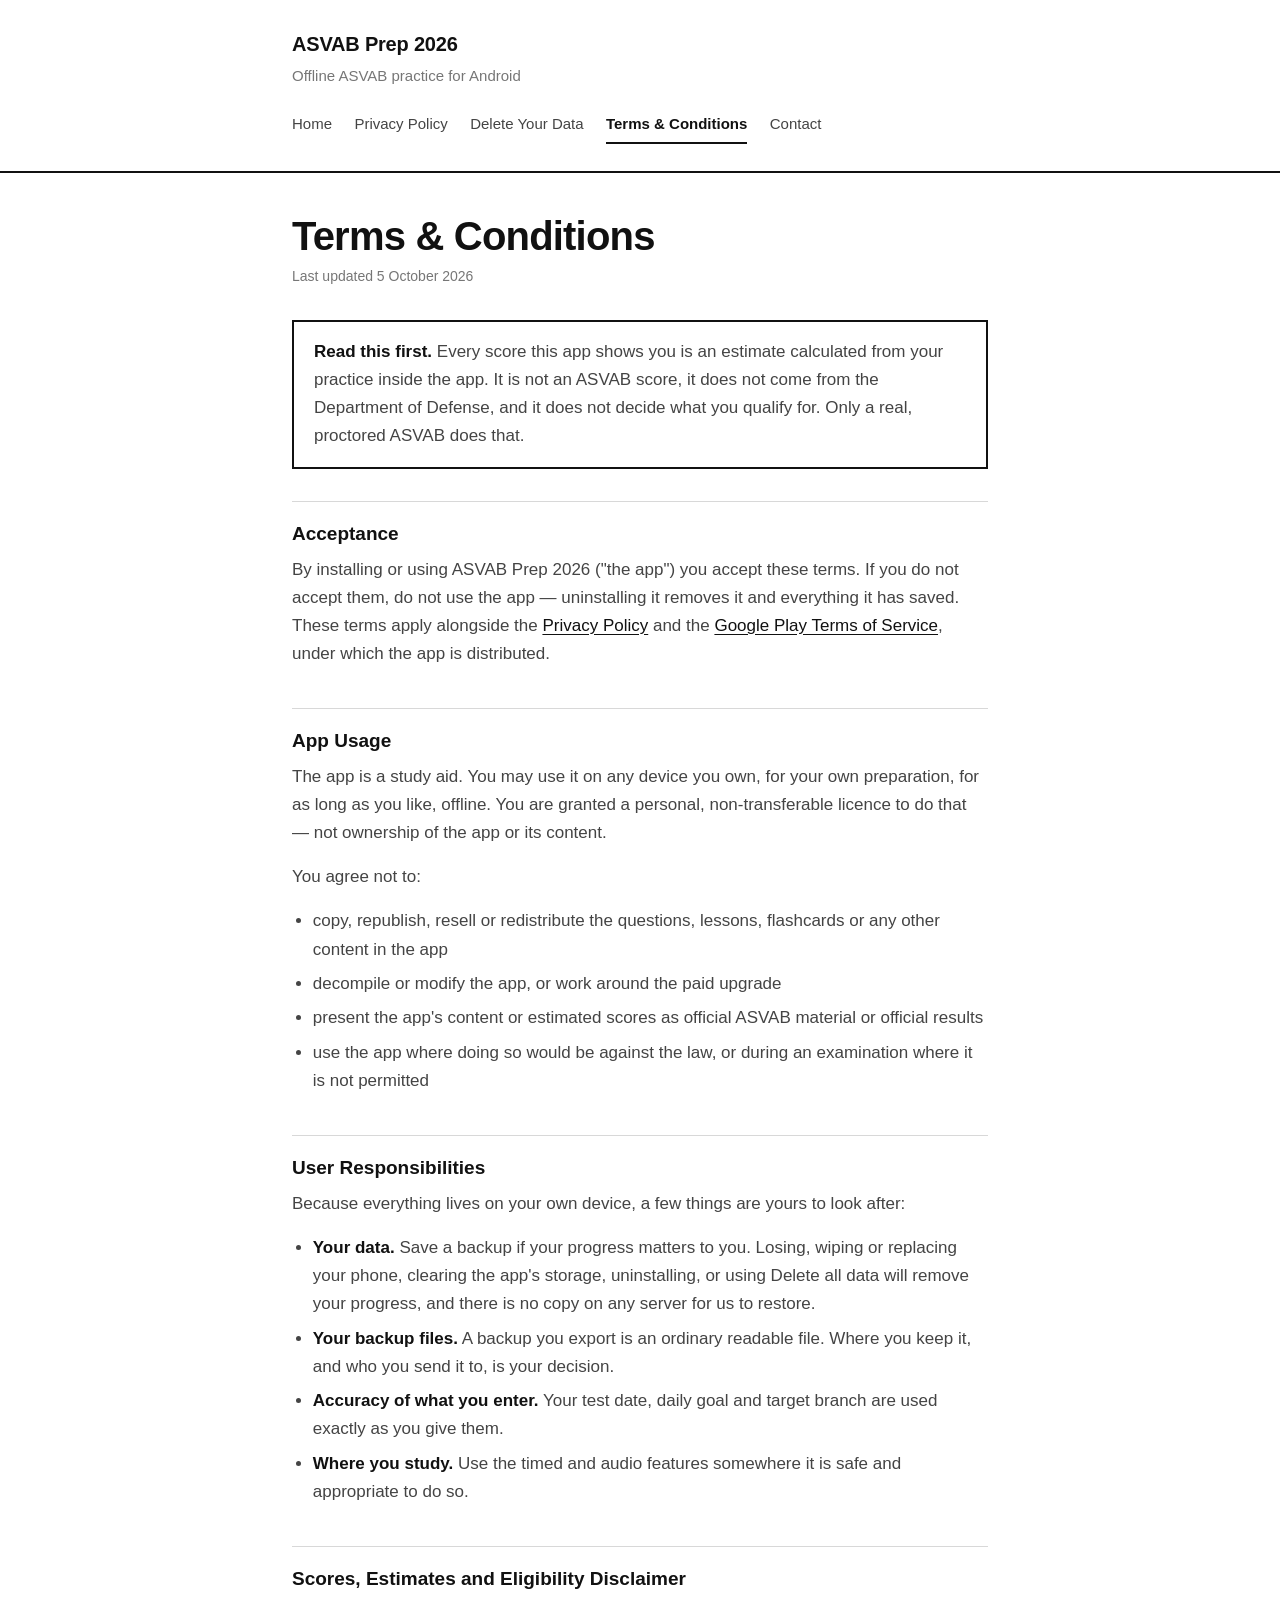
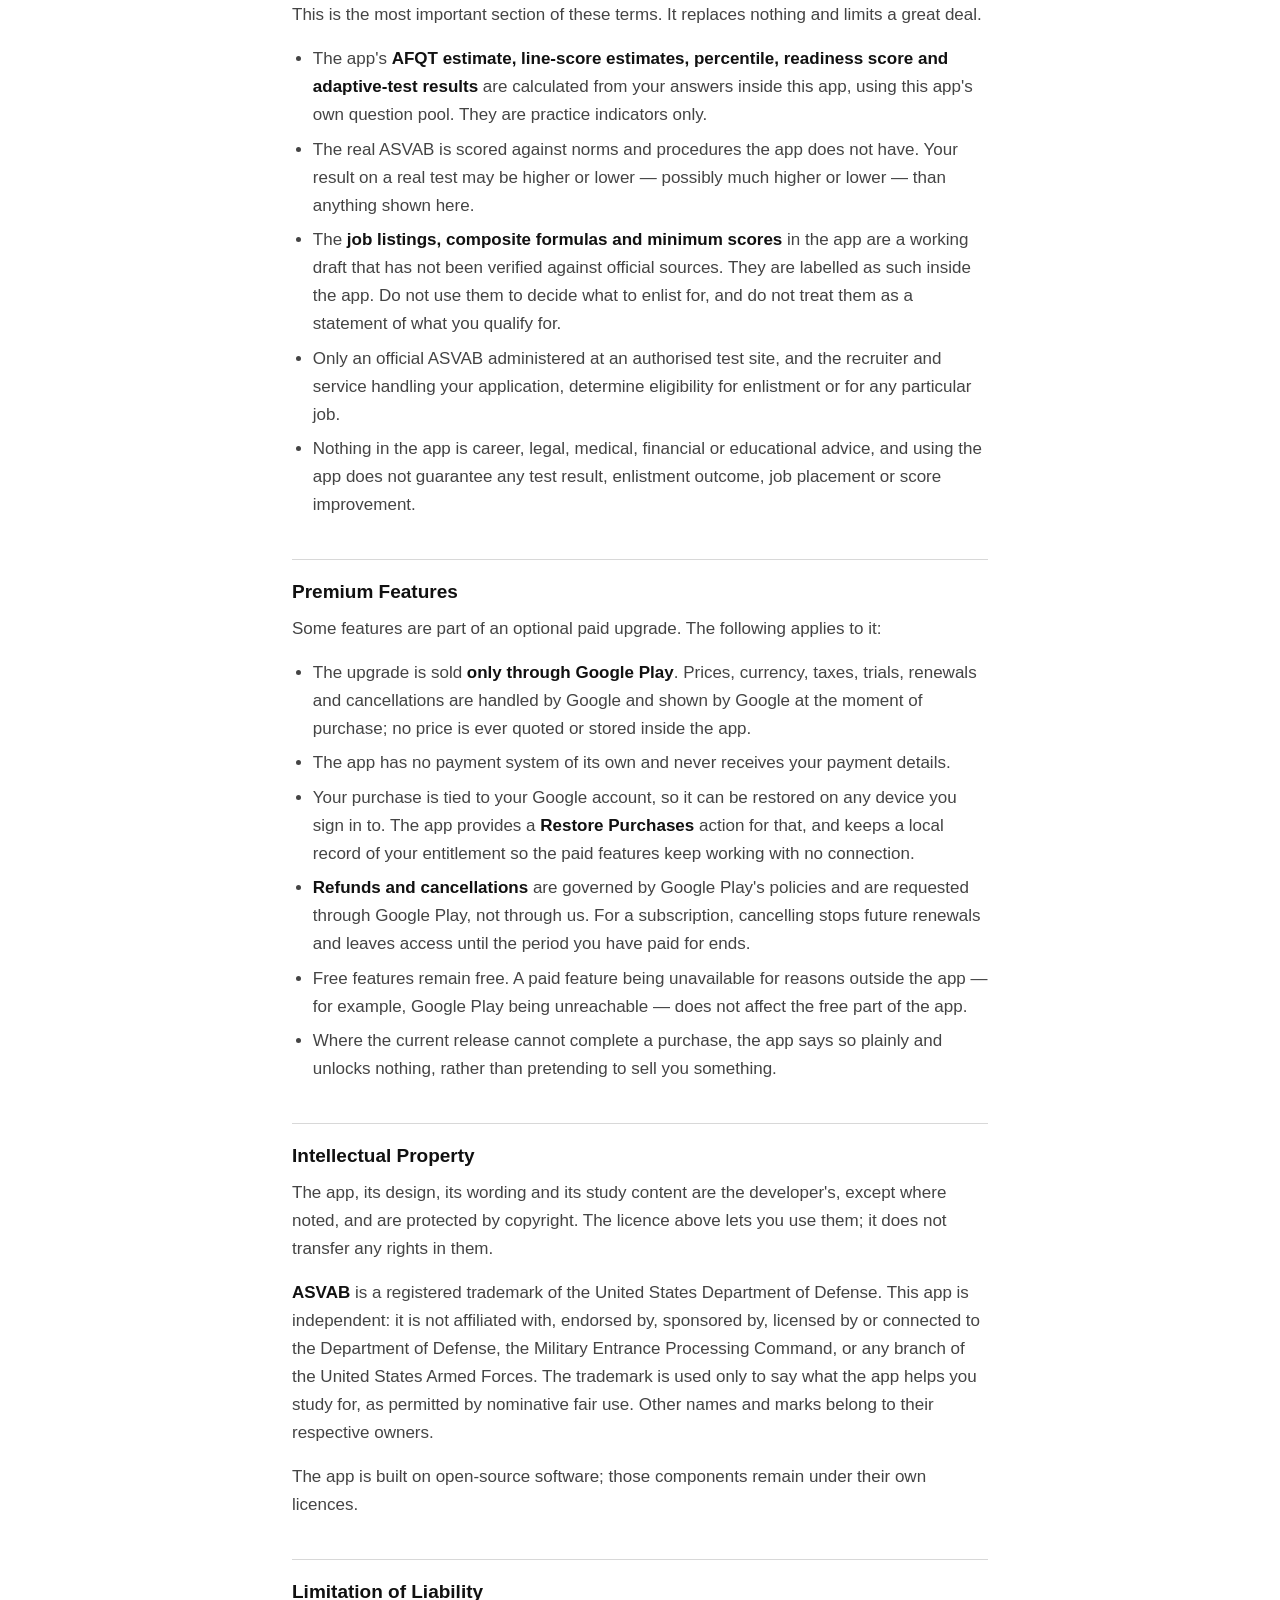
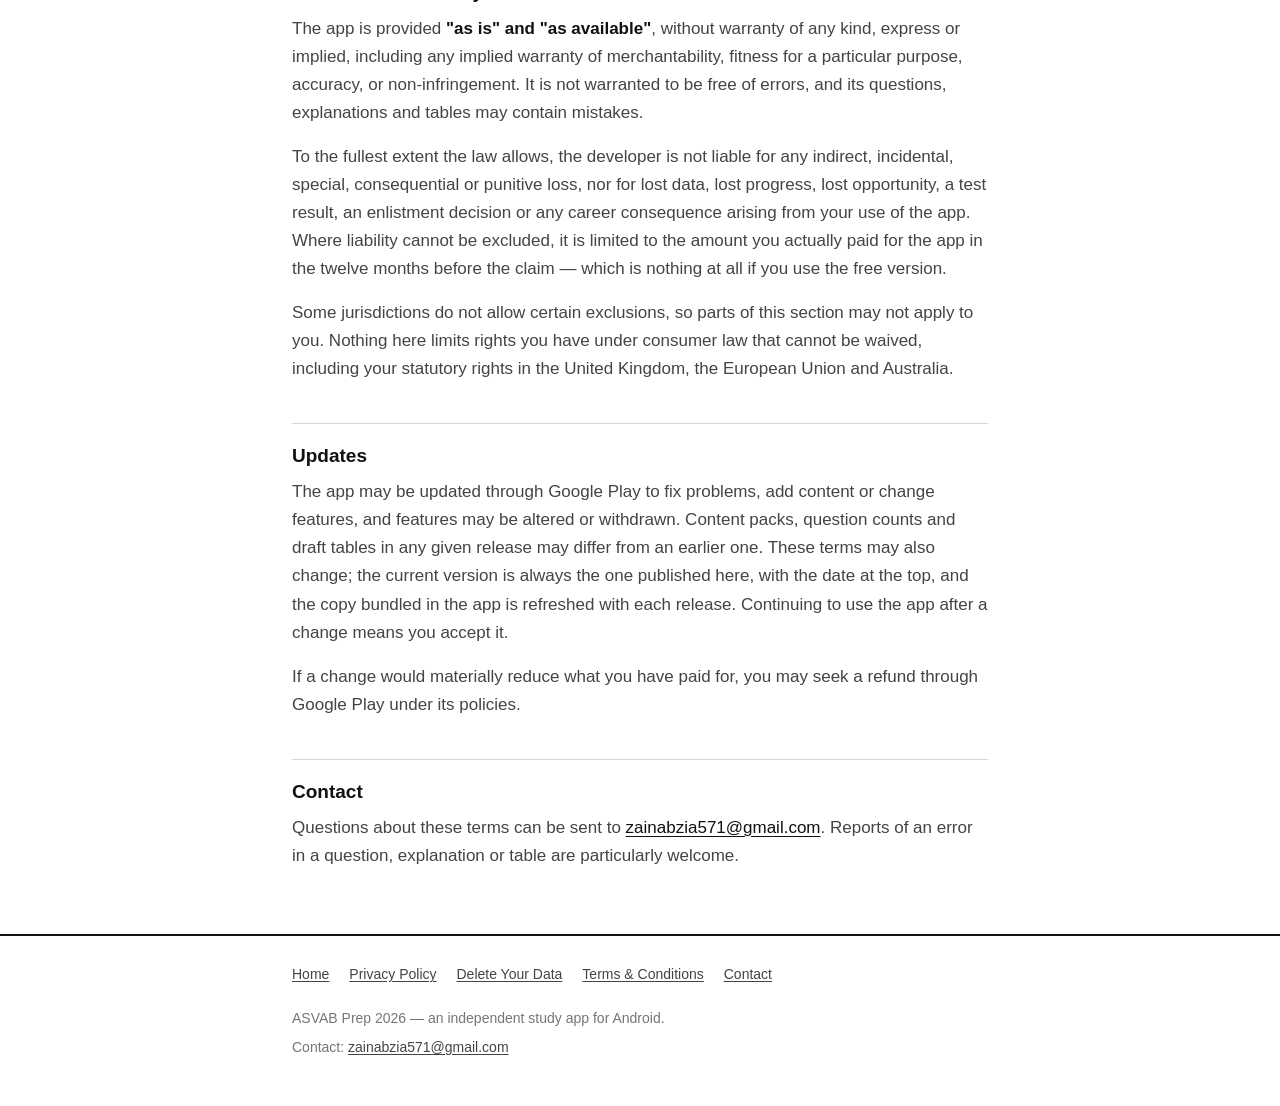
<file: terms.html>
<!DOCTYPE html>
<html lang="en">
  <head>
    <meta charset="utf-8" />
    <meta name="viewport" content="width=device-width, initial-scale=1" />
    <title>Terms &amp; Conditions — ASVAB Prep 2026</title>
    <meta
      name="description"
      content="The terms you accept by using the ASVAB Prep 2026 Android app, including the score-estimate disclaimer."
    />
    <link rel="stylesheet" href="style.css" />
  </head>
  <body>
    <header class="masthead">
      <div class="wrap">
        <a class="wordmark" href="index.html">ASVAB Prep 2026</a>
        <p class="tagline">Offline ASVAB practice for Android</p>
        <nav aria-label="Pages">
          <ul>
            <li><a href="index.html">Home</a></li>
            <li><a href="privacy.html">Privacy Policy</a></li>
            <li><a href="delete-data.html">Delete Your Data</a></li>
            <li>
              <a href="terms.html" aria-current="page"
                >Terms &amp; Conditions</a
              >
            </li>
            <li><a href="contact.html">Contact</a></li>
          </ul>
        </nav>
      </div>
    </header>

    <main>
      <div class="wrap">
        <h1>Terms &amp; Conditions</h1>
        <p class="updated">Last updated 5 October 2026</p>

        <div class="callout">
          <p>
            <strong>Read this first.</strong> Every score this app shows you is
            an estimate calculated from your practice inside the app. It is not
            an ASVAB score, it does not come from the Department of Defense, and
            it does not decide what you qualify for. Only a real, proctored
            ASVAB does that.
          </p>
        </div>

        <h2>Acceptance</h2>
        <p>
          By installing or using ASVAB Prep 2026 ("the app") you accept these
          terms. If you do not accept them, do not use the app — uninstalling it
          removes it and everything it has saved. These terms apply alongside
          the
          <a href="privacy.html">Privacy Policy</a> and the
          <a
            href="https://play.google.com/intl/en_us/about/play-terms/"
            rel="external"
            >Google Play Terms of Service</a
          >, under which the app is distributed.
        </p>

        <h2>App Usage</h2>
        <p>
          The app is a study aid. You may use it on any device you own, for your
          own preparation, for as long as you like, offline. You are granted a
          personal, non-transferable licence to do that — not ownership of the
          app or its content.
        </p>
        <p>You agree not to:</p>
        <ul>
          <li>
            copy, republish, resell or redistribute the questions, lessons,
            flashcards or any other content in the app
          </li>
          <li>decompile or modify the app, or work around the paid upgrade</li>
          <li>
            present the app's content or estimated scores as official ASVAB
            material or official results
          </li>
          <li>
            use the app where doing so would be against the law, or during an
            examination where it is not permitted
          </li>
        </ul>

        <h2>User Responsibilities</h2>
        <p>
          Because everything lives on your own device, a few things are yours to
          look after:
        </p>
        <ul>
          <li>
            <strong>Your data.</strong> Save a backup if your progress matters
            to you. Losing, wiping or replacing your phone, clearing the app's
            storage, uninstalling, or using Delete all data will remove your
            progress, and there is no copy on any server for us to restore.
          </li>
          <li>
            <strong>Your backup files.</strong> A backup you export is an
            ordinary readable file. Where you keep it, and who you send it to,
            is your decision.
          </li>
          <li>
            <strong>Accuracy of what you enter.</strong> Your test date, daily
            goal and target branch are used exactly as you give them.
          </li>
          <li>
            <strong>Where you study.</strong> Use the timed and audio features
            somewhere it is safe and appropriate to do so.
          </li>
        </ul>

        <h2>Scores, Estimates and Eligibility Disclaimer</h2>
        <p>
          This is the most important section of these terms. It replaces nothing
          and limits a great deal.
        </p>
        <ul>
          <li>
            The app's
            <strong
              >AFQT estimate, line-score estimates, percentile, readiness score
              and adaptive-test results</strong
            >
            are calculated from your answers inside this app, using this app's
            own question pool. They are practice indicators only.
          </li>
          <li>
            The real ASVAB is scored against norms and procedures the app does
            not have. Your result on a real test may be higher or lower —
            possibly much higher or lower — than anything shown here.
          </li>
          <li>
            The
            <strong>job listings, composite formulas and minimum scores</strong>
            in the app are a working draft that has not been verified against
            official sources. They are labelled as such inside the app. Do not
            use them to decide what to enlist for, and do not treat them as a
            statement of what you qualify for.
          </li>
          <li>
            Only an official ASVAB administered at an authorised test site, and
            the recruiter and service handling your application, determine
            eligibility for enlistment or for any particular job.
          </li>
          <li>
            Nothing in the app is career, legal, medical, financial or
            educational advice, and using the app does not guarantee any test
            result, enlistment outcome, job placement or score improvement.
          </li>
        </ul>

        <h2>Premium Features</h2>
        <p>
          Some features are part of an optional paid upgrade. The following
          applies to it:
        </p>
        <ul>
          <li>
            The upgrade is sold <strong>only through Google Play</strong>.
            Prices, currency, taxes, trials, renewals and cancellations are
            handled by Google and shown by Google at the moment of purchase; no
            price is ever quoted or stored inside the app.
          </li>
          <li>
            The app has no payment system of its own and never receives your
            payment details.
          </li>
          <li>
            Your purchase is tied to your Google account, so it can be restored
            on any device you sign in to. The app provides a
            <strong>Restore Purchases</strong> action for that, and keeps a
            local record of your entitlement so the paid features keep working
            with no connection.
          </li>
          <li>
            <strong>Refunds and cancellations</strong> are governed by Google
            Play's policies and are requested through Google Play, not through
            us. For a subscription, cancelling stops future renewals and leaves
            access until the period you have paid for ends.
          </li>
          <li>
            Free features remain free. A paid feature being unavailable for
            reasons outside the app — for example, Google Play being unreachable
            — does not affect the free part of the app.
          </li>
          <li>
            Where the current release cannot complete a purchase, the app says
            so plainly and unlocks nothing, rather than pretending to sell you
            something.
          </li>
        </ul>

        <h2>Intellectual Property</h2>
        <p>
          The app, its design, its wording and its study content are the
          developer's, except where noted, and are protected by copyright. The
          licence above lets you use them; it does not transfer any rights in
          them.
        </p>
        <p>
          <strong>ASVAB</strong> is a registered trademark of the United States
          Department of Defense. This app is independent: it is not affiliated
          with, endorsed by, sponsored by, licensed by or connected to the
          Department of Defense, the Military Entrance Processing Command, or
          any branch of the United States Armed Forces. The trademark is used
          only to say what the app helps you study for, as permitted by
          nominative fair use. Other names and marks belong to their respective
          owners.
        </p>
        <p>
          The app is built on open-source software; those components remain
          under their own licences.
        </p>

        <h2>Limitation of Liability</h2>
        <p>
          The app is provided <strong>"as is" and "as available"</strong>,
          without warranty of any kind, express or implied, including any
          implied warranty of merchantability, fitness for a particular purpose,
          accuracy, or non-infringement. It is not warranted to be free of
          errors, and its questions, explanations and tables may contain
          mistakes.
        </p>
        <p>
          To the fullest extent the law allows, the developer is not liable for
          any indirect, incidental, special, consequential or punitive loss, nor
          for lost data, lost progress, lost opportunity, a test result, an
          enlistment decision or any career consequence arising from your use of
          the app. Where liability cannot be excluded, it is limited to the
          amount you actually paid for the app in the twelve months before the
          claim — which is nothing at all if you use the free version.
        </p>
        <p>
          Some jurisdictions do not allow certain exclusions, so parts of this
          section may not apply to you. Nothing here limits rights you have
          under consumer law that cannot be waived, including your statutory
          rights in the United Kingdom, the European Union and Australia.
        </p>

        <h2>Updates</h2>
        <p>
          The app may be updated through Google Play to fix problems, add
          content or change features, and features may be altered or withdrawn.
          Content packs, question counts and draft tables in any given release
          may differ from an earlier one. These terms may also change; the
          current version is always the one published here, with the date at the
          top, and the copy bundled in the app is refreshed with each release.
          Continuing to use the app after a change means you accept it.
        </p>
        <p>
          If a change would materially reduce what you have paid for, you may
          seek a refund through Google Play under its policies.
        </p>

        <h2>Contact</h2>
        <p>
          Questions about these terms can be sent to
          <a href="mailto:zainabzia571@gmail.com">zainabzia571@gmail.com</a>.
          Reports of an error in a question, explanation or table are
          particularly welcome.
        </p>
      </div>
    </main>

    <footer>
      <div class="wrap">
        <ul>
          <li><a href="index.html">Home</a></li>
          <li><a href="privacy.html">Privacy Policy</a></li>
          <li><a href="delete-data.html">Delete Your Data</a></li>
          <li><a href="terms.html">Terms &amp; Conditions</a></li>
          <li><a href="contact.html">Contact</a></li>
        </ul>
        <p>ASVAB Prep 2026 — an independent study app for Android.</p>
        <p>
          Contact:
          <a href="mailto:zainabzia571@gmail.com">zainabzia571@gmail.com</a>
        </p>
      </div>
    </footer>
  </body>
</html>
</file>
<file: style.css>
/*
 * ASVAB Prep 2026 — legal site
 * Black and white, no images, no scripts, no web fonts: the whole site is two
 * files on a static host, so it loads on a slow connection and keeps working
 * if anything external disappears.
 */

:root {
  --ink: #111111;
  --ink-soft: #444444;
  --ink-faint: #767676;
  --paper: #ffffff;
  --rule: #d8d8d8;
  --measure: 46rem;
}

*,
*::before,
*::after {
  box-sizing: border-box;
}

html {
  -webkit-text-size-adjust: 100%;
}

body {
  margin: 0;
  background: var(--paper);
  color: var(--ink);
  font-family: -apple-system, BlinkMacSystemFont, 'Segoe UI', Roboto, Helvetica,
    Arial, sans-serif;
  font-size: 1.0625rem;
  line-height: 1.65;
}

.wrap {
  max-width: var(--measure);
  margin: 0 auto;
  padding: 0 1.25rem;
}

/* ---------- header and navigation ---------- */

.masthead {
  border-bottom: 2px solid var(--ink);
}

.masthead .wrap {
  padding-top: 1.75rem;
  padding-bottom: 1.25rem;
}

.wordmark {
  display: inline-block;
  color: var(--ink);
  text-decoration: none;
  font-size: 1.25rem;
  font-weight: 700;
  letter-spacing: -0.01em;
}

.tagline {
  margin: 0.2rem 0 0;
  color: var(--ink-faint);
  font-size: 0.9375rem;
}

nav {
  margin-top: 1.1rem;
}

nav ul {
  display: flex;
  flex-wrap: wrap;
  gap: 0.35rem 1.4rem;
  margin: 0;
  padding: 0;
  list-style: none;
}

nav a {
  display: inline-block;
  padding: 0.35rem 0;
  color: var(--ink-soft);
  text-decoration: none;
  font-size: 0.9375rem;
  border-bottom: 2px solid transparent;
}

nav a:hover,
nav a:focus-visible {
  color: var(--ink);
  border-bottom-color: var(--ink);
}

nav a[aria-current='page'] {
  color: var(--ink);
  font-weight: 600;
  border-bottom-color: var(--ink);
}

/* ---------- page body ---------- */

main {
  padding: 2.5rem 0 3rem;
}

h1 {
  margin: 0 0 0.4rem;
  font-size: clamp(1.75rem, 5vw, 2.5rem);
  line-height: 1.15;
  letter-spacing: -0.02em;
}

.updated {
  margin: 0 0 2rem;
  color: var(--ink-faint);
  font-size: 0.875rem;
}

h2 {
  margin: 2.5rem 0 0.6rem;
  padding-top: 1.25rem;
  border-top: 1px solid var(--rule);
  font-size: 1.1875rem;
  line-height: 1.3;
}

h2:first-of-type {
  margin-top: 2rem;
}

h3 {
  margin: 1.5rem 0 0.4rem;
  font-size: 1.0625rem;
}

p,
li {
  color: var(--ink-soft);
}

p {
  margin: 0 0 1rem;
}

ul,
ol {
  margin: 0 0 1rem;
  padding-left: 1.3rem;
}

li {
  margin-bottom: 0.4rem;
}

strong {
  color: var(--ink);
}

a {
  color: var(--ink);
  text-decoration: underline;
  text-underline-offset: 0.15em;
}

.lead {
  color: var(--ink);
  font-size: 1.1875rem;
}

.callout {
  margin: 0 0 1.5rem;
  padding: 1rem 1.25rem;
  border: 2px solid var(--ink);
}

.callout p:last-child {
  margin-bottom: 0;
}

.cards {
  display: grid;
  gap: 1rem;
  grid-template-columns: repeat(auto-fit, minmax(15rem, 1fr));
  margin: 2rem 0 0;
  padding: 0;
  list-style: none;
}

.cards li {
  margin: 0;
}

.cards a {
  display: block;
  height: 100%;
  padding: 1.15rem 1.25rem;
  border: 1px solid var(--ink);
  text-decoration: none;
}

.cards a:hover,
.cards a:focus-visible {
  background: var(--ink);
  color: var(--paper);
}

.cards a:hover span,
.cards a:focus-visible span {
  color: var(--paper);
}

.cards strong {
  display: block;
  font-size: 1.0625rem;
}

.cards span {
  display: block;
  margin-top: 0.25rem;
  color: var(--ink-faint);
  font-size: 0.9375rem;
}

dl {
  margin: 0 0 1rem;
}

dt {
  margin-top: 1rem;
  font-weight: 600;
  color: var(--ink);
}

dd {
  margin: 0.2rem 0 0;
  color: var(--ink-soft);
}

/* ---------- footer ---------- */

footer {
  border-top: 2px solid var(--ink);
  padding: 1.5rem 0 2.5rem;
}

footer p {
  margin: 0 0 0.4rem;
  color: var(--ink-faint);
  font-size: 0.875rem;
}

footer ul {
  display: flex;
  flex-wrap: wrap;
  gap: 0.25rem 1.25rem;
  margin: 0 0 0.75rem;
  padding: 0;
  list-style: none;
}

footer a {
  color: var(--ink-soft);
  font-size: 0.875rem;
}

/* ---------- small screens ---------- */

@media (max-width: 30rem) {
  body {
    font-size: 1rem;
  }

  main {
    padding: 1.75rem 0 2.25rem;
  }

  h2 {
    margin-top: 2rem;
  }
}

/* ---------- print ---------- */

@media print {
  nav,
  footer ul {
    display: none;
  }

  body {
    font-size: 11pt;
  }

  a {
    text-decoration: none;
  }
}
</file>
